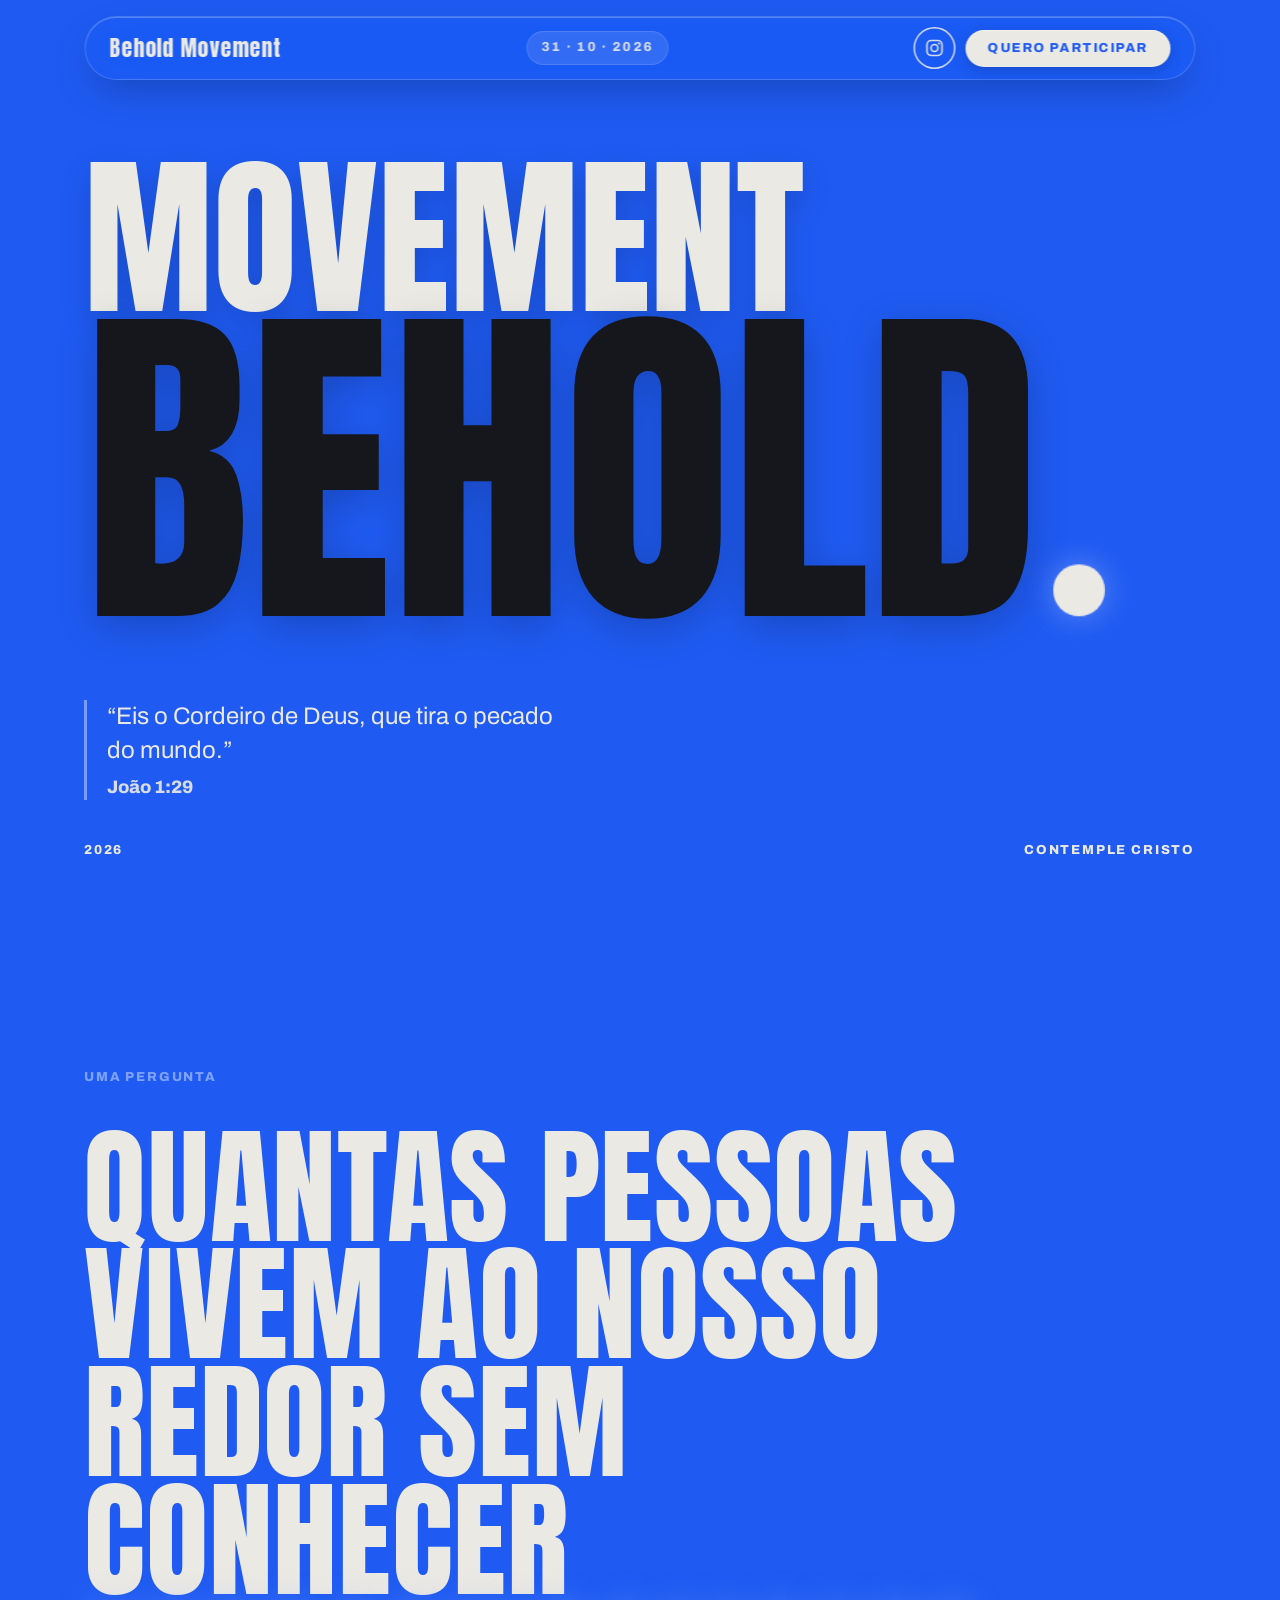
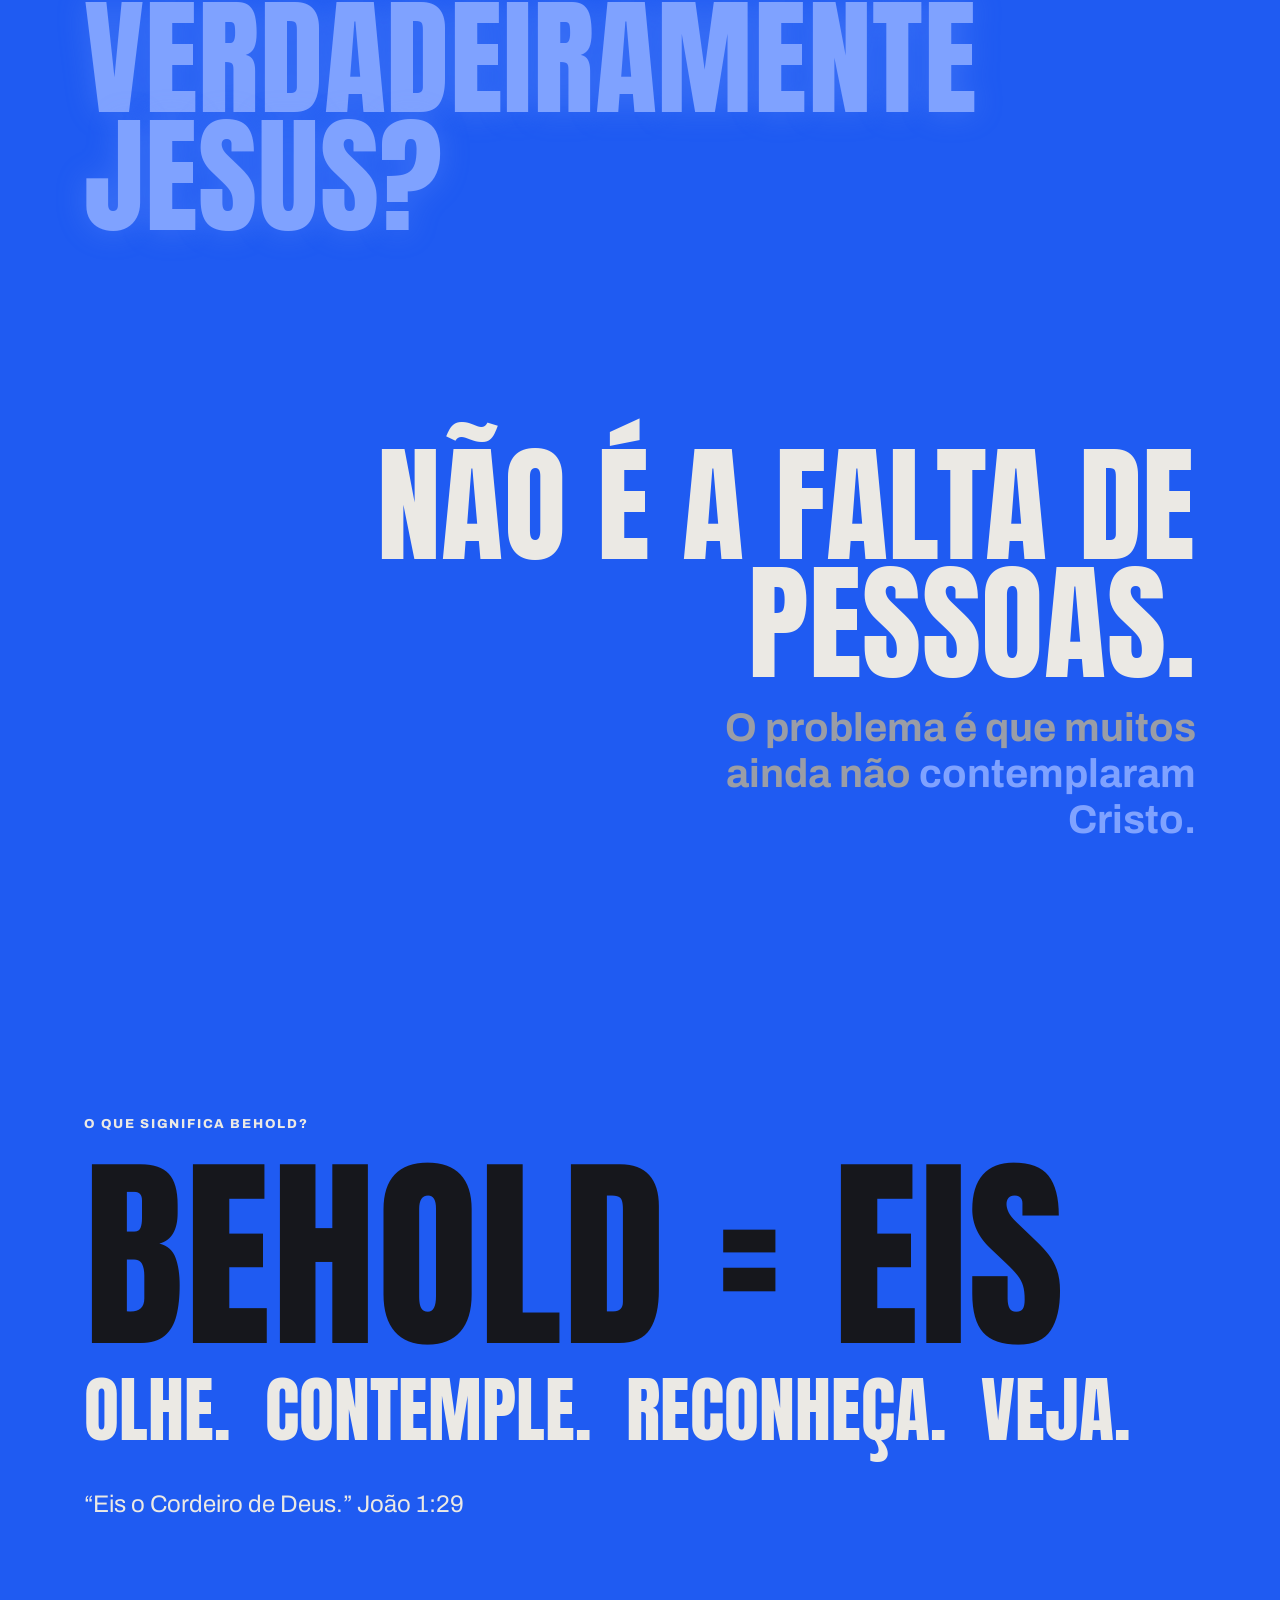
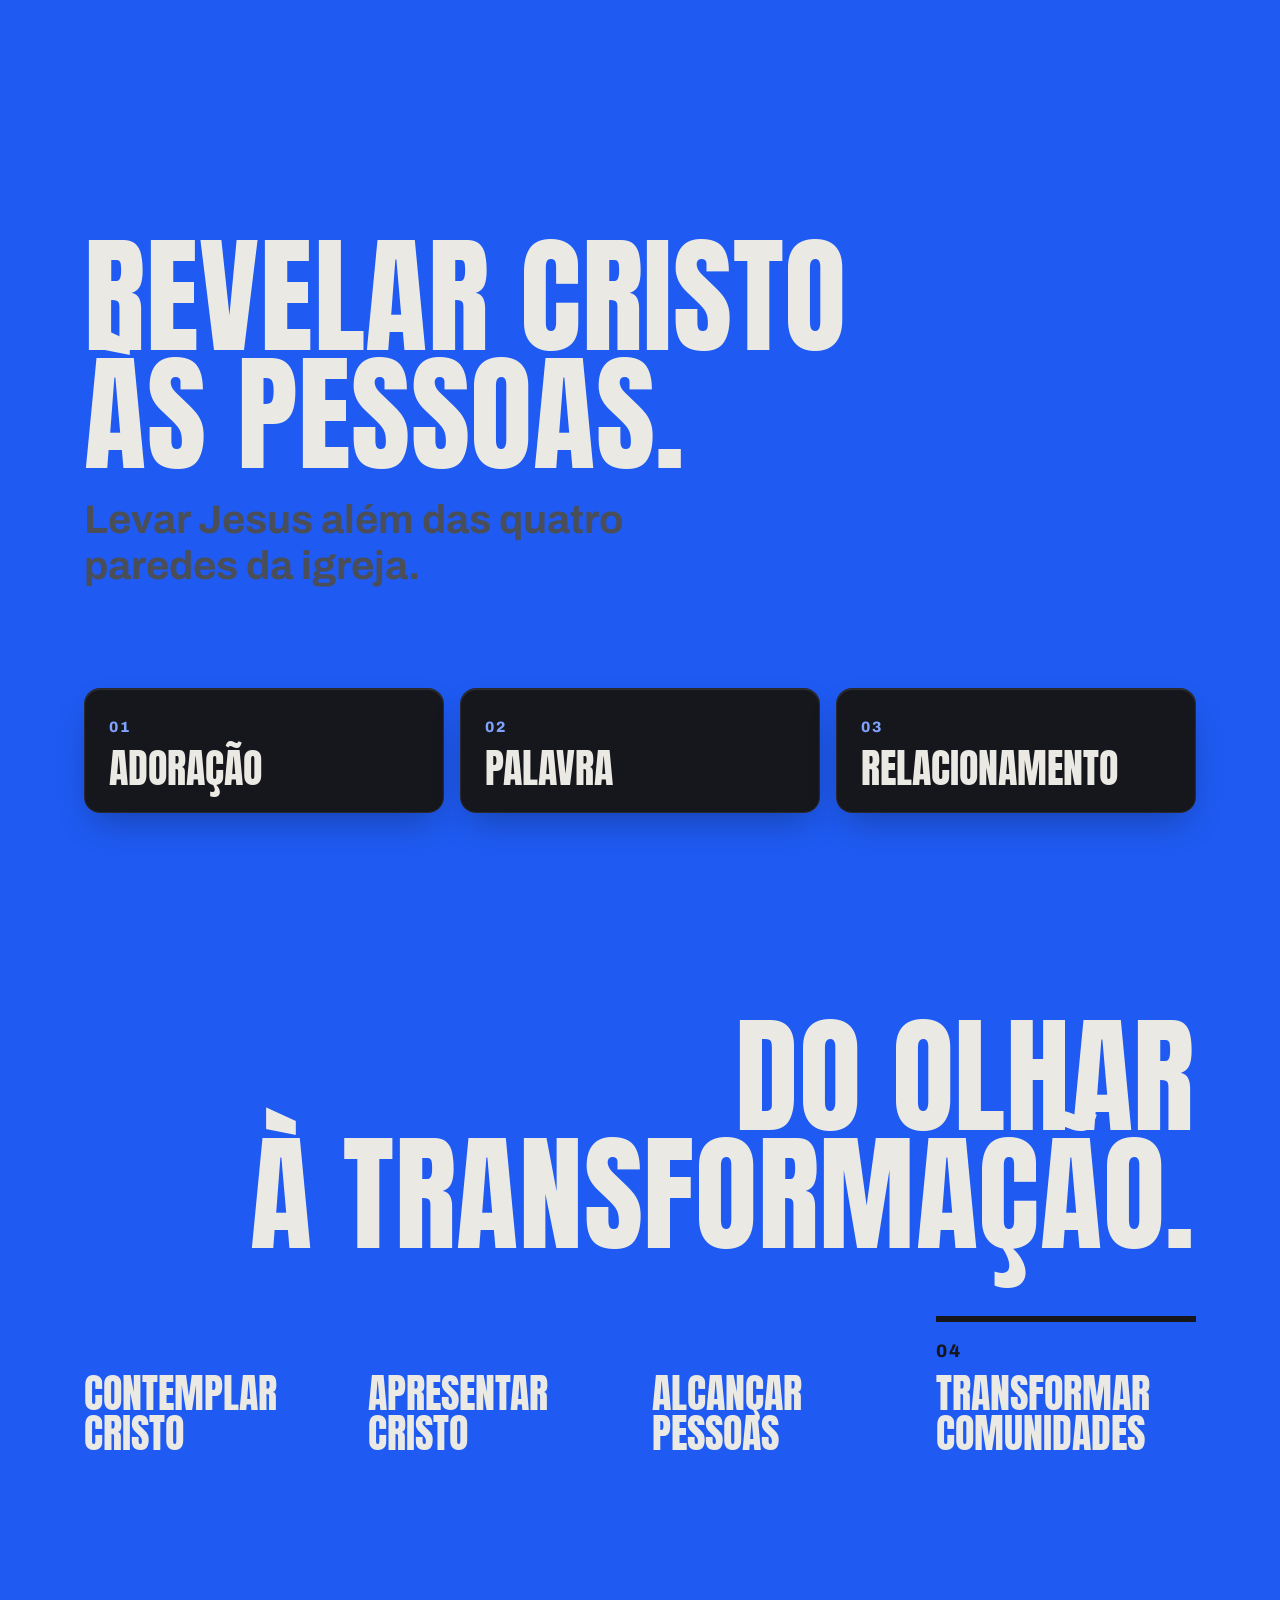
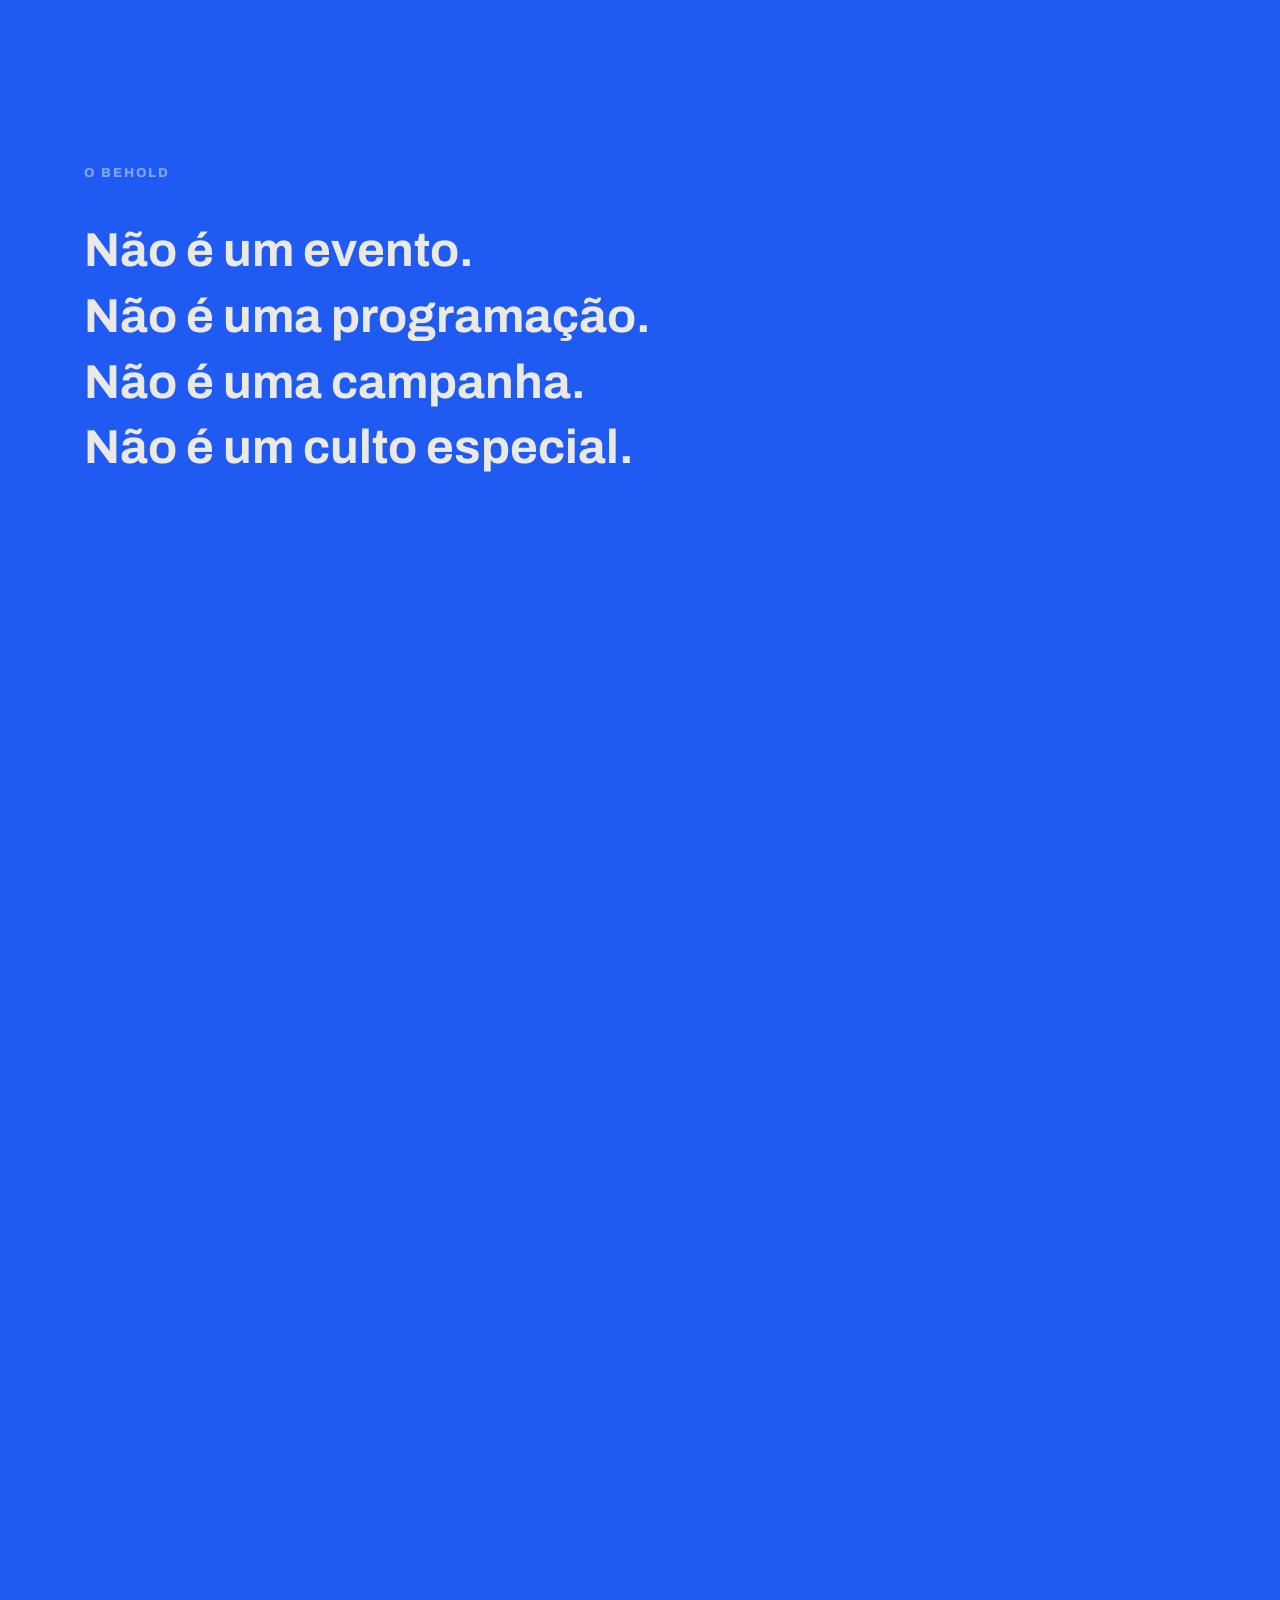
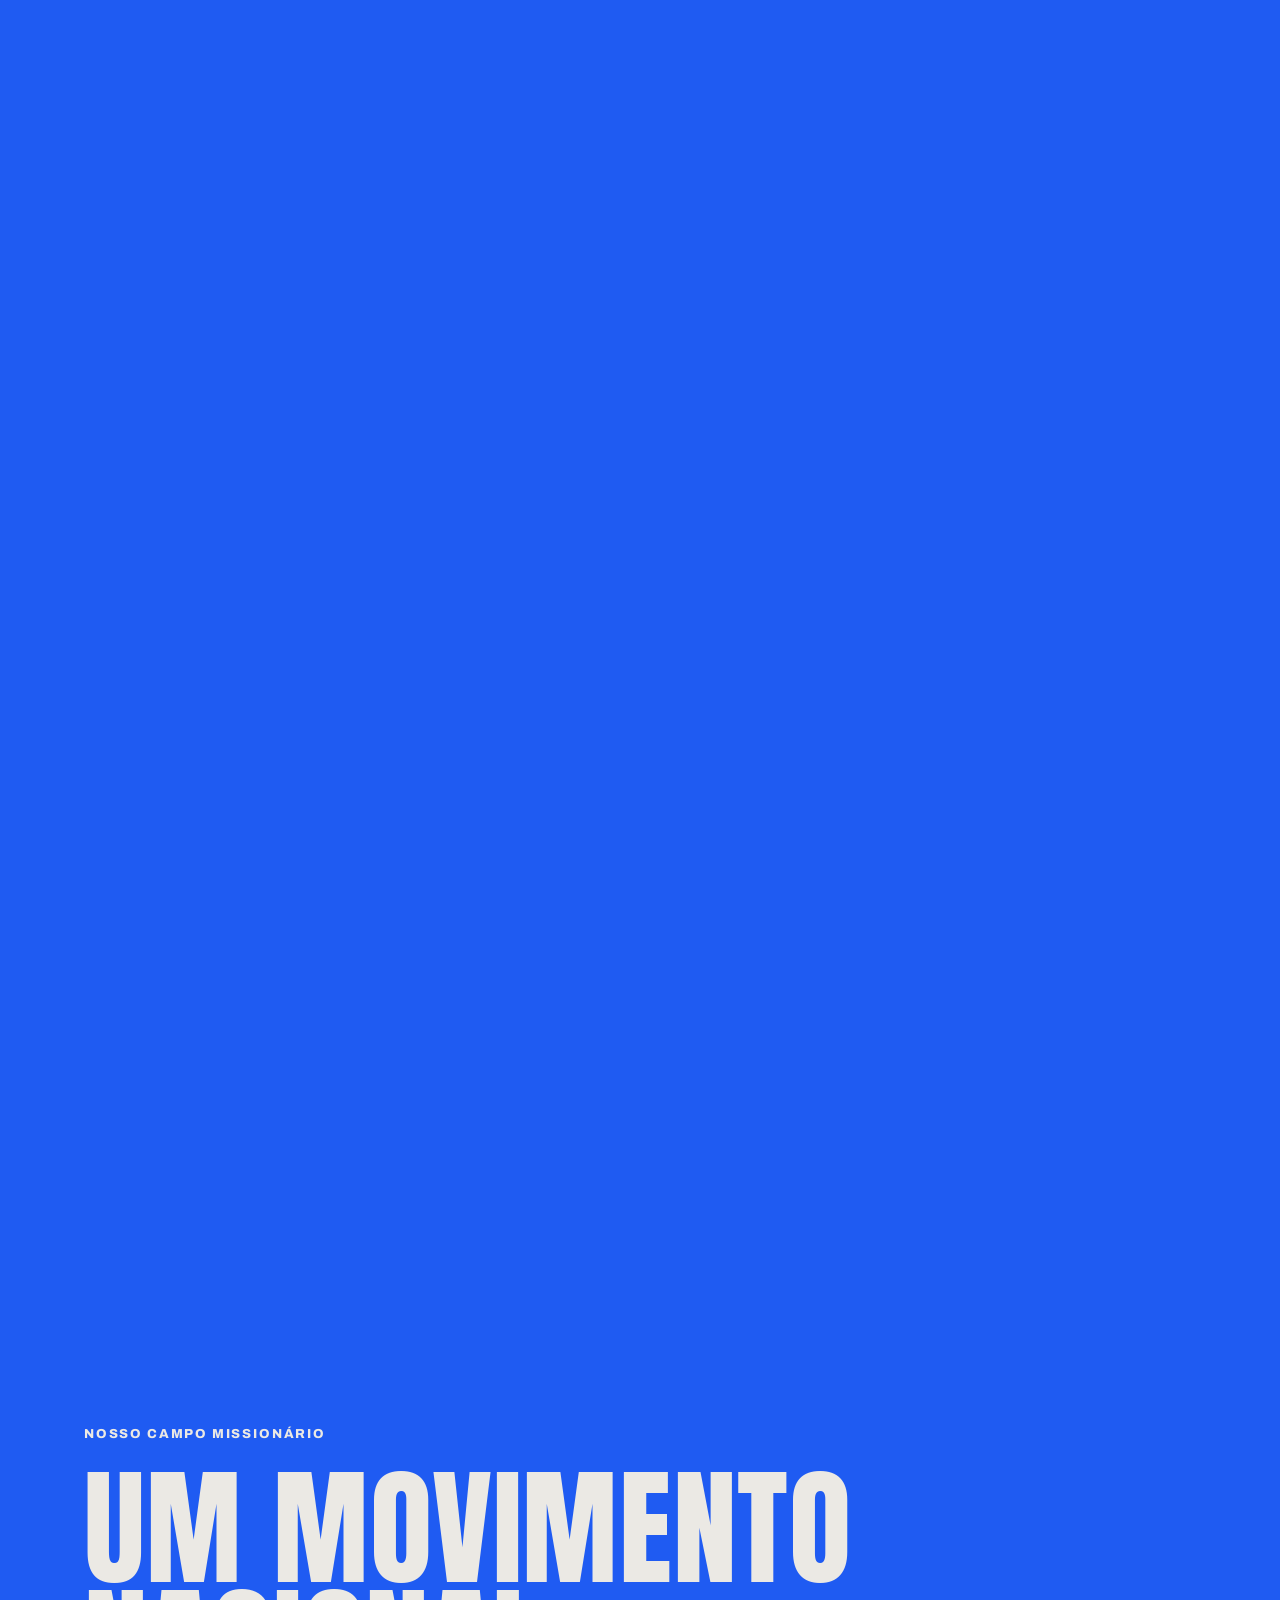
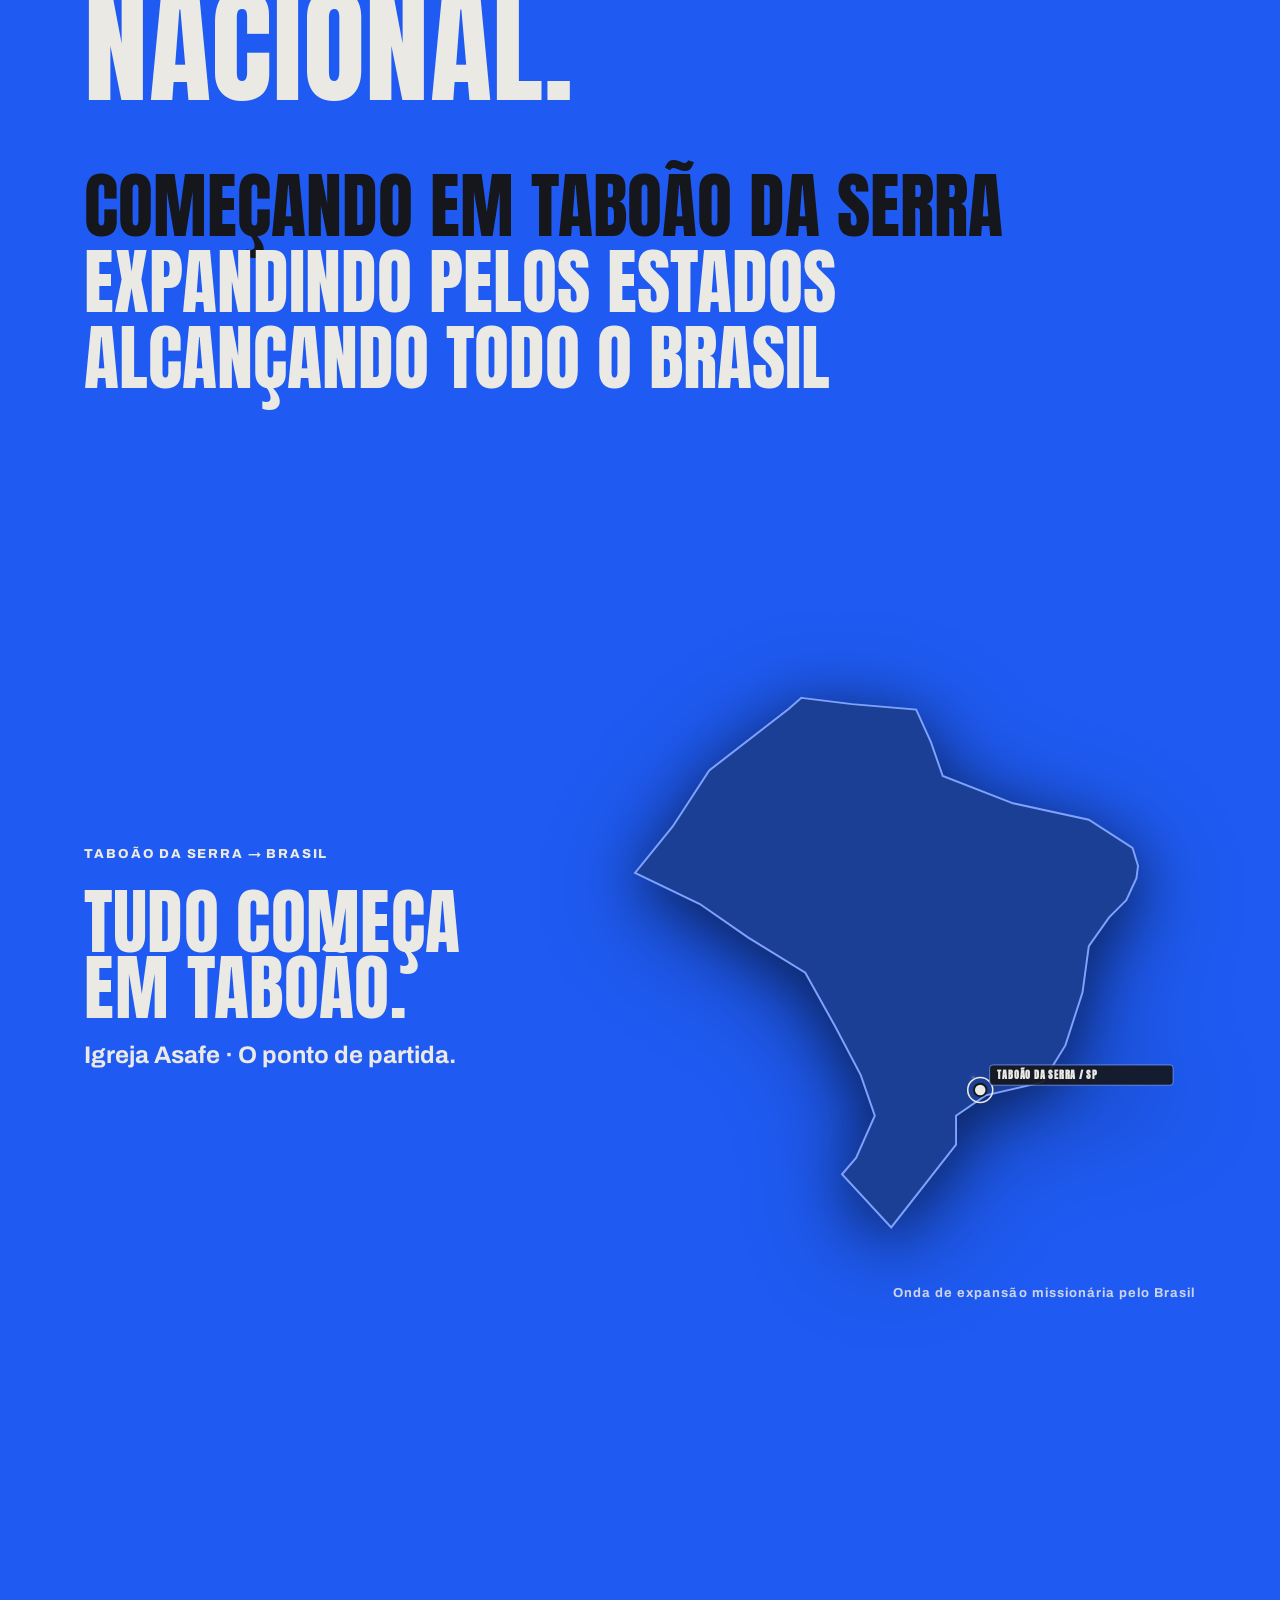
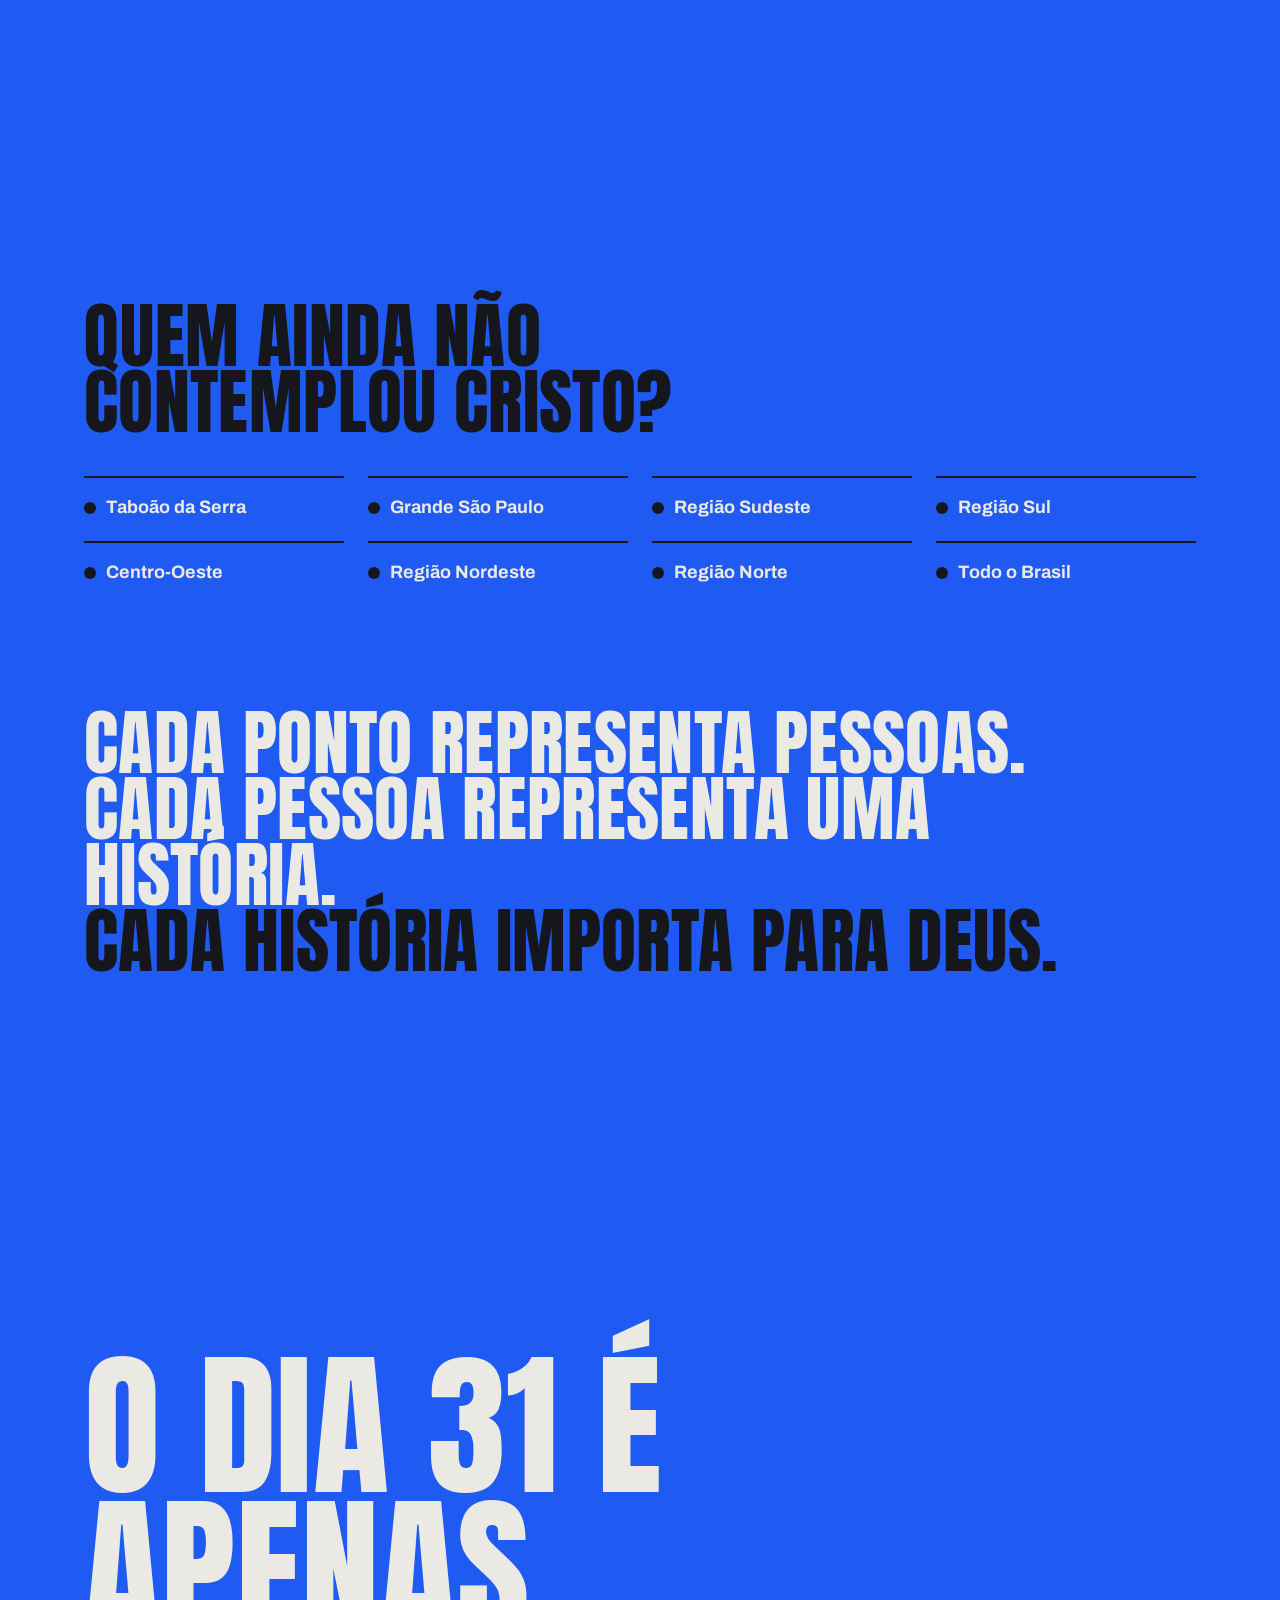
<file: site/index.html>
<!doctype html>
<html lang="pt-BR">
<head>
<meta charset="utf-8">
<meta name="viewport" content="width=device-width, initial-scale=1">
<title>Behold Movement — Contemple Cristo</title>
<meta name="description" content="Behold Movement: um movimento interdenominacional para revelar Cristo às pessoas em Taboão da Serra, Embu das Artes e Itapecerica da Serra. Dia 31 de outubro de 2026 é apenas o começo.">
<meta property="og:title" content="Behold Movement — Contemple Cristo">
<meta property="og:description" content="Não é um evento. É um movimento. Escolha sua frente e faça parte.">
<meta name="theme-color" content="#1F5BF2">
<link rel="icon" href="data:image/svg+xml,%3Csvg xmlns=%27http://www.w3.org/2000/svg%27 viewBox=%270 0 32 32%27%3E%3Crect width=%2732%27 height=%2732%27 rx=%276%27 fill=%27%231F5BF2%27/%3E%3Ccircle cx=%2716%27 cy=%2716%27 r=%276%27 fill=%27%23EBE9E4%27/%3E%3C/svg%3E">
<link rel="preconnect" href="https://fonts.googleapis.com">
<link rel="preconnect" href="https://fonts.gstatic.com" crossorigin>
<link href="https://fonts.googleapis.com/css2?family=Anton&family=Archivo:wght@400;500;700;800&display=swap" rel="stylesheet">
<link rel="stylesheet" href="sites-incriveis.css">
<script src="sites-incriveis.js" defer></script>
<style>
/* ===================== identidade ===================== */
:root {
  --azul: #1F5BF2;
  --azul-mapa: #3D72F5;
  --azul-claro: #7FA2FF;   /* só sobre preto */
  --preto: #16171C;
  --papel: #EBE9E4;
  --suave-papel: #4A4E58;
  --suave-preto: #9A9DA6;

  --fx-fundo: var(--azul);
  --fx-tinta: var(--papel);

  --display: "Anton", "Impact", "Arial Narrow", sans-serif;
  --texto: "Archivo", "Helvetica Neue", Arial, sans-serif;

  /* escala tipográfica: 15 / 18 / 24 / 40 / 72 / 128 */
  --t15: 0.9375rem;
  --t18: 1.125rem;
  --t24: clamp(1.25rem, 1.1rem + 0.6vw, 1.5rem);
  --t40: clamp(2rem, 1.4rem + 2.4vw, 2.5rem);
  --t72: clamp(2.75rem, 1.6rem + 5vw, 4.5rem);
  --t128: clamp(3.5rem, 1.5rem + 8.6vw, 8rem);

  /* espaço: 8 / 16 / 24 / 40 / 64 / 104 / 168 */
  --e1: 8px; --e2: 16px; --e3: 24px; --e4: 40px; --e5: 64px; --e6: 104px; --e7: 168px;
  --lateral: clamp(20px, 6.6vw, 96px);
  --topo: 64px;
}

*, *::before, *::after { box-sizing: border-box; }
html { -webkit-text-size-adjust: 100%; }
body {
  margin: 0;
  background: var(--fx-fundo);
  color: var(--fx-tinta);
  font-family: var(--texto);
  font-size: var(--t18);
  line-height: 1.5;
  overflow-x: hidden;
  -webkit-font-smoothing: antialiased;
}
h1, h2, h3, p, ul, ol, dl, dd { margin: 0; }
ul, ol { padding: 0; list-style: none; }
a { color: inherit; }
::selection { background: var(--preto); color: var(--papel); }

.display {
  font-family: var(--display);
  font-weight: 400;
  text-transform: uppercase;
  line-height: 0.92;
  letter-spacing: 0.005em;
}
.rotulo {
  font-family: var(--texto);
  font-weight: 800;
  font-size: 0.8125rem;
  letter-spacing: 0.14em;
  text-transform: uppercase;
}
.miolo { padding-inline: var(--lateral); }
.cena { position: relative; }
.preto-t { color: var(--preto); }
.papel-t { color: var(--papel); }
.azul-t { color: var(--azul); }
.claro-t { color: var(--azul-claro); }

/* ===================== topo fixo ===================== */
.barra {
  position: fixed;
  top: 16px; left: 50%; transform: translateX(-50%);
  z-index: 100;
  width: min(1200px, calc(100% - var(--lateral) * 2));
  height: var(--topo);
  display: flex; align-items: center; justify-content: space-between; gap: var(--e2);
  padding: 0 24px;
  border-radius: 999px;
  background: rgba(31, 91, 242, 0.82);
  backdrop-filter: blur(24px) saturate(190%);
  -webkit-backdrop-filter: blur(24px) saturate(190%);
  border: 1px solid rgba(255, 255, 255, 0.18);
  box-shadow: 0 16px 40px -10px rgba(0, 0, 0, 0.25), inset 0 1px 0 rgba(255, 255, 255, 0.25);
  transition: background 0.7s cubic-bezier(0.16, 1, 0.3, 1), color 0.7s cubic-bezier(0.16, 1, 0.3, 1), border-color 0.7s cubic-bezier(0.16, 1, 0.3, 1);
}
.barra .marca {
  font-family: var(--display);
  font-size: 1.35rem;
  letter-spacing: 0.04em;
  text-decoration: none;
  transition: transform 0.25s ease;
}
.barra .marca:hover { transform: scale(1.02); }
.barra .data {
  font-weight: 800;
  font-size: 0.8125rem;
  letter-spacing: 0.18em;
  opacity: 0.9;
  background: rgba(255, 255, 255, 0.12);
  padding: 6px 14px;
  border-radius: 999px;
  border: 1px solid rgba(255, 255, 255, 0.15);
}
.botao {
  display: inline-flex; align-items: center; gap: 10px;
  font: 800 0.8125rem/1 var(--texto); letter-spacing: 0.12em; text-transform: uppercase;
  padding: 12px 22px; border-radius: 999px; text-decoration: none; border: 0; cursor: pointer;
  background: var(--fx-tinta); color: var(--fx-fundo);
  box-shadow: inset 0 1px 0 rgba(255, 255, 255, 0.4), 0 4px 14px rgba(0, 0, 0, 0.15);
  transition: background 0.5s ease, color 0.5s ease, transform 0.35s cubic-bezier(0.16, 1, 0.3, 1), box-shadow 0.35s cubic-bezier(0.16, 1, 0.3, 1);
}
.botao:hover {
  transform: translateY(-2px) scale(1.02);
  box-shadow: inset 0 1px 0 rgba(255, 255, 255, 0.5), 0 12px 28px -4px rgba(0, 0, 0, 0.3);
}
.botao:active {
  transform: translateY(0) scale(0.98);
}
.botao:focus-visible, .campo input:focus-visible, .campo select:focus-visible, .chip:focus-visible {
  outline: 3px solid var(--azul-claro); outline-offset: 3px;
}
@media (max-width: 560px) {
  .barra { width: calc(100% - 24px); padding: 0 16px; top: 12px; }
  .barra .data { display: none; }
  .barra .botao { padding: 10px 14px; font-size: 0.75rem; }
}

/* ===================== o ponto (movimento-assinatura) ===================== */
#ponto {
  position: fixed; left: 0; top: 0; z-index: 30;
  width: 40px; height: 40px; border-radius: 50%;
  background: var(--fx-tinta);
  transform-origin: 0 0;
  pointer-events: none;
  transition: background 0.35s ease;
  will-change: transform;
  box-shadow: 0 0 24px rgba(255, 255, 255, 0.3);
}
#ponto.pulsa::after {
  content: ""; position: absolute; inset: 0; border-radius: 50%;
  border: 3px solid currentColor; color: inherit;
  animation: pulso 1.6s ease-out infinite;
}
#ponto.pulsa { color: var(--papel); }
@keyframes pulso { from { transform: scale(1); opacity: 0.9; } to { transform: scale(3.2); opacity: 0; } }
.ancora { display: inline-block; visibility: hidden; border-radius: 50%; background: var(--cor, currentColor); }
.fx-reduzido #ponto { display: none; }
.fx-reduzido .ancora { visibility: visible; }

/* ===================== 1. abertura ===================== */
.abertura {
  min-height: 100vh; min-height: 100svh;
  padding: calc(var(--topo) + var(--e5)) var(--lateral) var(--e4);
  display: grid; grid-template-rows: 1fr auto auto; gap: var(--e4);
}
.abertura h1 { align-self: center; --tam: min(27vw, 56vh); }
.abertura .l1 { display: block; font-size: calc(var(--tam) * 0.5); color: var(--papel); text-shadow: 0 10px 30px rgba(0,0,0,0.15); }
.abertura .l2 { display: block; font-size: var(--tam); color: var(--preto); margin-top: -0.02em; text-shadow: 0 10px 40px rgba(0,0,0,0.2); }
.abertura .l2 .ancora { width: 0.15em; height: 0.15em; margin-left: 0.04em; --cor: var(--papel); }
.abertura blockquote { margin: 0; font-size: var(--t24); max-width: 34ch; line-height: 1.4; border-left: 3px solid rgba(255,255,255,0.4); padding-left: 20px; }
.abertura blockquote cite { display: block; font-style: normal; font-weight: 800; margin-top: var(--e1); font-size: var(--t18); opacity: 0.9; }
.abertura .rodape-abertura { display: flex; justify-content: space-between; gap: var(--e2); }

/* ===================== 2. a pergunta ===================== */
.pergunta { padding: var(--e7) var(--lateral) var(--e6); }
.pergunta h2 { font-size: var(--t128); max-width: 15ch; min-height: 3.7em; }
.pergunta h2 .claro-t { display: block; text-shadow: 0 0 30px rgba(127, 162, 255, 0.3); }
.problema { margin-top: var(--e7); display: grid; gap: var(--e3); max-width: 1100px; margin-left: auto; text-align: right; }
.problema h3 { font-size: var(--t128); }

.problema .diag { font-size: var(--t40); font-weight: 700; line-height: 1.15; max-width: 22ch; margin-left: auto; color: var(--suave-preto); }

/* ===================== 3. o que é behold ===================== */
.eis { padding: var(--e7) var(--lateral) var(--e6); }
.eis h2 { font-size: clamp(4rem, 1rem + 15vw, 15rem); color: var(--preto); }
.eis .verbos { font-family: var(--display); font-size: var(--t72); line-height: 1; margin-top: var(--e3); text-transform: uppercase; word-spacing: 0.25em; }
.eis .ref { margin-top: var(--e4); font-size: var(--t24); }

.missao { padding: var(--e7) var(--lateral) var(--e6); }
.missao .bloco { display: grid; grid-template-columns: 1fr; gap: var(--e3); max-width: 1200px; }
.missao h2 { font-size: var(--t128); }
.missao .lead { font-size: var(--t40); font-weight: 700; line-height: 1.15; color: var(--suave-papel); max-width: 24ch; }
.pilares { margin-top: var(--e5); display: grid; grid-template-columns: repeat(3, 1fr); gap: var(--e2); }
.pilares li {
  background: var(--preto); color: var(--papel);
  border-radius: 16px; padding: var(--e3);
  border: 1px solid rgba(255, 255, 255, 0.08);
  box-shadow: inset 0 1px 1px rgba(255, 255, 255, 0.12), 0 16px 36px -10px rgba(0,0,0,0.3);
  transition: transform 0.4s cubic-bezier(0.16, 1, 0.3, 1), box-shadow 0.4s cubic-bezier(0.16, 1, 0.3, 1), border-color 0.4s ease;
}
.pilares li:hover {
  transform: translateY(-5px) scale(1.02);
  border-color: rgba(127, 162, 255, 0.3);
  box-shadow: inset 0 1px 1px rgba(255, 255, 255, 0.2), 0 24px 48px -12px rgba(0,0,0,0.45);
}
.pilares .n { font-weight: 800; font-size: var(--t15); color: var(--azul-claro); letter-spacing: 0.1em; }
.pilares .nome { font-family: var(--display); font-size: var(--t40); line-height: 1; display: block; margin-top: var(--e1); text-transform: uppercase; }
.visao { margin-top: var(--e7); }
.visao h2 { font-size: min(var(--t128), 11vw); text-align: right; }
.passos { margin-top: var(--e5); display: grid; grid-template-columns: repeat(4, 1fr); gap: var(--e3); }
.passos li {
  border-top: 6px solid var(--azul); padding-top: var(--e2);
  transition: transform 0.35s cubic-bezier(0.16, 1, 0.3, 1);
}
.passos li:hover { transform: translateY(-4px); }
.passos li:last-child { border-color: var(--preto); }
.passos .n { font-weight: 800; color: var(--azul); letter-spacing: 0.1em; }
.passos li:last-child .n { color: var(--preto); }
.passos .nome { font-family: var(--display); font-size: var(--t40); line-height: 1; display: block; margin-top: var(--e1); text-transform: uppercase; }
@media (max-width: 860px) {
  .passos { grid-template-columns: repeat(2, minmax(0, 1fr)); }
  .pilares { grid-template-columns: minmax(0, 1fr); }
  .pilares .nome { font-size: clamp(1.25rem, 0.8rem + 2.4vw, 2.5rem); overflow-wrap: anywhere; }
}

/* ---------- o PICO ---------- */
.pico .fx-palco { justify-content: flex-start; padding: calc(var(--topo) + var(--e3)) var(--lateral) var(--e4); }
.pico .conteudo { width: 100%; }
.pico .rotulo { color: var(--azul-claro); margin-bottom: var(--e4); }
.pico .negs { display: grid; gap: clamp(6px, 1.2vh, 14px); }
.pico .neg {
  --t: clamp(0, (var(--progresso, 1) - var(--a)) / (var(--b) - var(--a)), 1);
  position: relative; justify-self: start;
  font-weight: 700; font-size: clamp(1.5rem, 0.9rem + 2.6vw, 3.25rem); line-height: 1.15;
  color: var(--papel);
  opacity: calc(1 - var(--t) * 0.6);
}
.pico .neg::after {
  content: ""; position: absolute; left: -0.08em; right: -0.08em; top: 54%;
  height: 0.09em; background: var(--papel);
  transform: scaleX(var(--t)); transform-origin: left center;
}
.pico .neg:nth-child(1) { --a: 0.05; --b: 0.17; }
.pico .neg:nth-child(2) { --a: 0.19; --b: 0.31; }
.pico .neg:nth-child(3) { --a: 0.33; --b: 0.45; }
.pico .neg:nth-child(4) { --a: 0.47; --b: 0.59; }
.pico .movimento {
  --t: clamp(0, (var(--progresso, 1) - 0.62) / 0.2, 1);
  font-size: min(11.6vw, 24vh);
  color: var(--azul-claro);
  margin-top: clamp(12px, 3vh, 40px);
  opacity: var(--t);
  transform: scale(calc(0.35 + var(--t) * 0.65));
  transform-origin: left center;
  white-space: nowrap;
  text-shadow: 0 0 50px rgba(127, 162, 255, 0.4);
}
.pico .fecho {
  --t: clamp(0, (var(--progresso, 1) - 0.84) / 0.1, 1);
  opacity: var(--t);
  margin-top: var(--e3); font-size: var(--t24); font-weight: 700; color: var(--suave-preto);
}

/* ===================== 4. o campo ===================== */
.campo-intro { padding: var(--e7) var(--lateral) var(--e6); }
.campo-intro h2 { font-size: var(--t128); }
.campo-intro .cidades { margin-top: var(--e5); font-family: var(--display); font-size: var(--t72); line-height: 1.05; text-transform: uppercase; }

.mapa-cena .fx-palco { padding: calc(var(--topo) + var(--e2)) var(--lateral) var(--e3); }
.mapa-grade { width: 100%; display: grid; grid-template-columns: 5fr 7fr; align-items: center; gap: var(--e4); }
.fases { display: grid; }
.fase {
  grid-area: 1 / 1;
  --in: clamp(0, (var(--progresso, 1) - var(--a)) * 18, 1);
  --out: clamp(0, (var(--b) - var(--progresso, 1)) * 18, 1);
  opacity: min(var(--in), var(--out));
}
.fase:nth-child(1) { --a: -1; --b: 0.3; }
.fase:nth-child(2) { --a: 0.32; --b: 0.6; }
.fase:nth-child(3) { --a: 0.62; --b: 9; }
.fase h3 { font-size: var(--t72); }
.fase .apoio { margin-top: var(--e2); font-size: var(--t24); font-weight: 700; }
.fase:nth-child(2) h3 { color: var(--preto); }
.fx-reduzido .fase { grid-area: auto; opacity: 1; margin-bottom: var(--e4); }

.mapa { position: relative; width: 100%; aspect-ratio: 1 / 1; max-width: 680px; margin-inline: auto; filter: drop-shadow(0 20px 50px rgba(0,0,0,0.4)); }
.mapa svg { position: absolute; inset: 0; width: 100%; height: 100%; overflow: visible; }
.mapa text { font-family: var(--display); text-transform: uppercase; }

.mapa-cena .brasil-contorno {
  fill: #1C3F96;
  stroke: #7FA2FF;
  stroke-width: 2.5px;
  filter: drop-shadow(0 16px 36px rgba(0,0,0,0.4));
  transition: fill 0.3s ease;
}

/* Anéis da Onda de Energia que se expandem com a rolagem (Down e Up) */
.mapa-cena .anel-energia {
  transform-box: fill-box; transform-origin: center;
  --t: clamp(0, (var(--progresso, 0) - var(--delay, 0)) / var(--dur, 0.6), 1);
  transform: scale(calc(var(--t) * var(--max-s, 1.8)));
  opacity: calc(var(--t) * (1 - var(--t) * 0.45));
}
.mapa-cena .anel-1 { --delay: 0.00; --dur: 0.50; --max-s: 2.2; }
.mapa-cena .anel-2 { --delay: 0.15; --dur: 0.60; --max-s: 2.6; }
.mapa-cena .anel-3 { --delay: 0.35; --dur: 0.65; --max-s: 3.2; }

/* Pontos acendendo em sincronia com a onda no scroll */
.mapa-cena .pt {
  --raio-onda: calc(var(--progresso, 0) * 720);
  --dist-pt: var(--d-px, 999);
  --dif: calc(var(--raio-onda) - var(--dist-pt));
  --visivel: clamp(0, (var(--dif) + 30) / 40, 1);
  opacity: var(--visivel);
  transform-box: fill-box; transform-origin: center;
  transform: scale(var(--visivel));
  fill: #EBE9E4;
  filter: drop-shadow(0 0 8px #FFFFFF) drop-shadow(0 0 14px #7FA2FF);
  transition: opacity 0.12s ease-out, transform 0.12s cubic-bezier(0.16, 1, 0.3, 1);
}

.pulso-origem {
  transform-box: fill-box; transform-origin: center;
  animation: pulso-origem-anim 1.8s ease-out infinite;
}
@keyframes pulso-origem-anim {
  0% { transform: scale(1); opacity: 0.9; }
  100% { transform: scale(2.8); opacity: 0; }
}

.mapa-legenda { margin-top: var(--e1); font-size: 0.8125rem; opacity: 0.85; text-align: right; font-weight: 700; letter-spacing: 0.08em; }

@media (max-width: 860px) {
  .mapa-grade { grid-template-columns: 1fr; gap: var(--e3); }
  .mapa { max-height: 52vh; max-width: 52vh; margin-inline: auto; }
  .mapa-cena .fx-palco { align-items: flex-start; }
}

.bairros { padding: var(--e6) var(--lateral) var(--e7); }
.bairros h2 { font-size: var(--t72); color: var(--preto); max-width: 18ch; }
.lista-bairros { margin-top: var(--e4); display: grid; grid-template-columns: repeat(4, 1fr); gap: 0 var(--e3); }
.lista-bairros li {
  border-top: 2px solid var(--preto); padding: 16px 0 20px; font-weight: 700; display: flex; align-items: center; gap: 10px;
  transition: transform 0.25s ease, padding-left 0.25s ease;
}
.lista-bairros li:hover { transform: translateX(4px); }
.lista-bairros li::before { content: ""; width: 12px; height: 12px; border-radius: 50%; background: var(--preto); flex: none; }
.cada { margin-top: var(--e6); font-size: var(--t72); }
.cada span { display: block; }
@media (max-width: 860px) { .lista-bairros { grid-template-columns: 1fr 1fr; } }

/* ===================== 5. o dia 31 ===================== */
.comeco { padding: var(--e7) var(--lateral) var(--e6); }
.comeco .quando { margin-bottom: var(--e3); color: var(--azul); }
.comeco h2 { font-size: clamp(3.5rem, 1rem + 11vw, 11rem); }

.frentes .fx-palco { flex-direction: column; align-items: stretch; justify-content: center; gap: var(--e4); padding-top: calc(var(--topo) + var(--e2)); }
.frentes .cabeca { padding-inline: var(--lateral); display: flex; justify-content: space-between; align-items: flex-end; gap: var(--e3); }
.frentes .cabeca h2 { font-size: var(--t128); }
.frentes .cabeca p { max-width: 30ch; color: var(--suave-papel); font-weight: 500; }
.trilho { gap: var(--e3); padding-left: var(--lateral); width: 100%; align-items: stretch; }
.trilho .fim { flex: 0 0 var(--lateral); }
.frente {
  flex: 0 0 min(440px, 84vw);
  background: #FFFFFF; border: 1.5px solid rgba(22, 23, 28, 0.12); border-radius: 16px;
  padding: clamp(24px, 2.6vw, 36px);
  display: flex; flex-direction: column; gap: var(--e2);
  box-shadow: inset 0 1px 0 rgba(255,255,255,0.8), 0 20px 48px -12px rgba(0, 0, 0, 0.08);
  transition: transform 0.4s cubic-bezier(0.16, 1, 0.3, 1), box-shadow 0.4s cubic-bezier(0.16, 1, 0.3, 1), border-color 0.4s ease;
}
.frente:hover {
  transform: translateY(-6px) scale(1.015);
  border-color: var(--azul);
  box-shadow: inset 0 1px 0 rgba(255,255,255,1), 0 28px 60px -15px rgba(31, 91, 242, 0.18);
}
.frente .rotulo { color: var(--azul); letter-spacing: 0.14em; }
.frente h3 { font-size: clamp(1.75rem, 1rem + 3.4vw, 3.25rem); }
.frente .desc { font-size: var(--t18); color: var(--suave-papel); line-height: 1.45; }
.frente .desc.forte { color: var(--azul); font-weight: 700; }
.frente ul li, .frente ol li { border-bottom: 1.5px solid rgba(22, 23, 28, 0.08); padding: 9px 0; font-weight: 700; display: flex; gap: 12px; align-items: baseline; }
.frente ul li::before { content: "✓"; color: var(--azul); font-weight: 800; }
.frente ol .n { font-family: var(--display); color: var(--azul); font-size: 1.5rem; line-height: 1; }
.frente .hora { font-family: var(--display); font-size: 4.5rem; line-height: 0.9; color: var(--azul); }
@media (max-height: 760px) and (min-width: 861px) {
  .frente ul li, .frente ol li { padding: 6px 0; font-size: var(--t15); }
}
@media (max-width: 560px) {
  .frente { gap: 12px; }
  .frente ul li, .frente ol li { padding: 6px 0; font-size: var(--t15); }
  .frente .desc { font-size: var(--t15); }
  .frentes .cabeca p { display: none; }
}

.treino { padding: var(--e6) var(--lateral) 0; }
.treino .cartao {
  background: var(--preto); color: var(--papel); border-radius: 20px;
  padding: clamp(28px, 5vw, 68px); display: grid; gap: var(--e3);
  border: 1px solid rgba(255, 255, 255, 0.1);
  box-shadow: inset 0 1px 1px rgba(255,255,255,0.15), 0 32px 80px -20px rgba(0,0,0,0.5);
}
.treino .rotulo { color: var(--azul-claro); letter-spacing: 0.14em; }
.treino h2 { font-size: var(--t128); color: var(--azul-claro); text-shadow: 0 0 30px rgba(127, 162, 255, 0.25); }
.treino .txt { font-size: var(--t24); font-weight: 700; max-width: 40ch; line-height: 1.4; }
.aviso {
  border: 1.5px solid var(--azul-claro); border-radius: 12px; padding: var(--e2) var(--e3);
  font-weight: 700; font-size: var(--t24); display: flex; gap: var(--e2); align-items: center;
  background: rgba(127, 162, 255, 0.06); backdrop-filter: blur(10px);
}
.aviso svg { flex: none; }
.detalhes { display: grid; grid-template-columns: repeat(3, 1fr); gap: var(--e3); border-top: 1px solid #3A3C44; padding-top: var(--e3); }
.detalhes dt { font-weight: 800; font-size: 0.8125rem; letter-spacing: 0.14em; text-transform: uppercase; color: var(--suave-preto); }
.detalhes dd { margin-top: 4px; font-weight: 700; font-size: var(--t24); }
.detalhes dd.vazio { color: var(--suave-preto); font-weight: 500; }
@media (max-width: 700px) { .detalhes { grid-template-columns: 1fr; } }

.dia { padding: var(--e7) var(--lateral) var(--e7); }
.dia .rotulo { color: var(--azul); }
.dia h2 { font-size: var(--t128); margin-top: var(--e1); }
.agenda { margin-top: var(--e4); border-top: 1.5px solid var(--preto); }
.agenda li {
  display: grid; grid-template-columns: minmax(150px, 2fr) 5fr; gap: var(--e3); align-items: baseline;
  padding: var(--e2) 0; border-bottom: 1.5px solid var(--preto);
  transition: transform 0.25s ease, padding-left 0.25s ease;
}
.agenda li:hover { transform: translateX(6px); }
.agenda .h { font-family: var(--display); font-size: var(--t40); color: var(--azul); line-height: 1; font-variant-numeric: tabular-nums; }
.agenda .o { font-weight: 700; font-size: var(--t24); }
.agenda li.final { background: var(--preto); color: var(--papel); padding: var(--e2) var(--e3); border-radius: 12px; border: 0; margin-top: var(--e2); box-shadow: 0 16px 36px -10px rgba(0,0,0,0.3); }
.agenda li.final:hover { transform: translateY(-2px); }
.agenda li.final .h { color: var(--azul-claro); }
@media (max-width: 560px) { .agenda li { grid-template-columns: 1fr; gap: 4px; } }

/* ===================== 6. o chamado ===================== */
.chamado { padding: var(--e7) var(--lateral) var(--e6); }
.chamado h2 { font-size: var(--t128); max-width: 14ch; }
.imagine { margin-top: var(--e5); }
.imagine .rotulo { color: var(--azul-claro); }
.imagine ul { margin-top: var(--e3); display: grid; gap: var(--e2); }
.imagine li { border-left: 4px solid var(--azul); padding-left: var(--e3); font-size: var(--t40); font-weight: 700; line-height: 1.15; }

.sonho { margin-top: var(--e7); max-width: 1200px; }
.sonho .rotulo { color: var(--azul-claro); }
.sonho s { display: inline-block; margin-top: var(--e3); font-size: var(--t40); font-weight: 700; color: var(--suave-preto); text-decoration-thickness: 0.08em; }
.sonho h3 { font-size: var(--t128); margin-top: var(--e2); }
.sonho .conhecido { font-family: var(--display); font-size: var(--t72); color: var(--azul-claro); text-transform: uppercase; line-height: 1; margin-top: var(--e3); text-shadow: 0 0 35px rgba(127, 162, 255, 0.3); }

.um { margin-top: var(--e7); text-align: right; }
.um .rotulo { color: var(--azul-claro); }
.um h3 { margin-top: var(--e3); font-size: var(--t128); }
.um h3 span { display: block; }
.um h3 span:first-child { color: var(--azul-claro); }

.ide { padding: var(--e7) var(--lateral); min-height: 100vh; min-height: 100svh; display: grid; align-content: center; }
.ide .rotulo { color: var(--azul-claro); }
.ide blockquote { margin: var(--e3) 0 0; }
.ide blockquote p { font-size: clamp(3rem, 0.8rem + 8vw, 9.5rem); }
.ide cite { display: block; margin-top: var(--e3); font-style: normal; font-weight: 800; letter-spacing: 0.14em; color: var(--azul-claro); }

/* ===================== 7. inscrição ===================== */
.participar { padding: var(--e7) var(--lateral) var(--e6); }
.participar .rotulo { color: var(--azul); }
.participar h2 { font-size: var(--t128); margin-top: var(--e1); }
.chips { margin-top: var(--e4); display: grid; grid-template-columns: repeat(3, 1fr); gap: var(--e2); }
.chip {
  text-align: left; cursor: pointer; font: inherit; color: var(--preto);
  background: rgba(22, 23, 28, 0.03); border: 2px solid var(--preto); border-radius: 14px;
  padding: var(--e2) var(--e3) var(--e3); min-height: 120px;
  display: flex; flex-direction: column; gap: var(--e1);
  transition: transform 0.35s cubic-bezier(0.16, 1, 0.3, 1), background 0.25s ease, color 0.25s ease, box-shadow 0.35s cubic-bezier(0.16, 1, 0.3, 1);
}
.chip .n { font-weight: 800; color: var(--azul); font-size: var(--t15); letter-spacing: 0.1em; }
.chip .nome { font-family: var(--display); font-size: clamp(1.35rem, 0.9rem + 2vw, 2.5rem); overflow-wrap: anywhere; line-height: 0.95; text-transform: uppercase; }
.chip:hover, .chip[aria-pressed="true"] {
  background: var(--preto); color: var(--papel);
  transform: translateY(-4px);
  box-shadow: 0 16px 36px -10px rgba(0,0,0,0.35);
}
.chip:hover .n, .chip[aria-pressed="true"] .n { color: var(--azul-claro); }
.chip.cta { background: var(--azul); border-color: var(--azul); color: var(--papel); text-decoration: none; box-shadow: 0 12px 32px -8px rgba(31, 91, 242, 0.4); }
.chip.cta:hover { transform: translateY(-4px) scale(1.02); box-shadow: 0 20px 44px -10px rgba(31, 91, 242, 0.55); }
.chip.cta .n { color: var(--papel); opacity: 0.9; }
@media (max-width: 860px) { .chips { grid-template-columns: repeat(2, minmax(0, 1fr)); } .chip { min-height: 96px; padding: var(--e2); } }
@media (max-width: 480px) { .chip .nome { font-size: 1.25rem; overflow-wrap: normal; } }

/* ===================== Quadro de Inscrição Dark ===================== */
.inscricao-secao {
  padding: var(--e5) clamp(8px, 1.2vw, 24px) var(--e6);
  background: var(--papel);
}

.quadro-form-dark {
  background: linear-gradient(150deg, #1A1B22 0%, #111216 100%);
  color: #EBE9E4;
  border-radius: 20px;
  padding: clamp(28px, 4vw, 56px);
  width: 100%;
  max-width: 100%;
  margin-inline: auto;
  box-shadow: inset 0 1px 1px rgba(255, 255, 255, 0.15), 0 40px 100px -20px rgba(22, 23, 28, 0.55);
  border: 1px solid rgba(255, 255, 255, 0.1);
}

.quadro-form-dark .cabecalho-form {
  margin-bottom: 24px;
}
.quadro-form-dark .rotulo-tag {
  font-weight: 800;
  font-size: 0.8125rem;
  letter-spacing: 0.18em;
  text-transform: uppercase;
  color: var(--azul-claro);
}
.quadro-form-dark h2 {
  font-family: var(--display);
  font-size: clamp(1.85rem, 1rem + 3.2vw, 3.25rem);
  line-height: 0.95;
  text-transform: uppercase;
  margin-top: 6px;
  color: #EBE9E4;
  text-shadow: 0 4px 20px rgba(0,0,0,0.3);
}
.quadro-form-dark .sub {
  font-size: var(--t18);
  color: var(--suave-preto);
  margin-top: 8px;
  max-width: 60ch;
  line-height: 1.45;
}

.form-grid-dark {
  display: grid;
  gap: 18px;
  width: 100%;
}

.form-linha {
  display: grid;
  grid-template-columns: 1fr 1fr;
  gap: 18px 28px;
}
.form-linha.unica {
  grid-template-columns: 1fr;
}

.divisao-secao {
  border-top: 1px solid rgba(255, 255, 255, 0.1);
  padding-top: 18px;
  margin-top: 10px;
}
.subtitulo-form {
  font-weight: 800;
  font-size: 0.8125rem;
  letter-spacing: 0.18em;
  text-transform: uppercase;
  color: var(--azul-claro);
  margin-bottom: 12px;
}

.campo-dark {
  display: flex;
  flex-direction: column;
  gap: 6px;
  position: relative;
}
.campo-dark label {
  font-weight: 800;
  font-size: 0.75rem;
  letter-spacing: 0.14em;
  text-transform: uppercase;
  color: var(--suave-preto);
}
.campo-dark input,
.campo-dark select {
  font-family: var(--texto);
  font-size: 0.95rem;
  font-weight: 500;
  color: #EBE9E4;
  background: rgba(255, 255, 255, 0.04);
  border: 1px solid rgba(255, 255, 255, 0.12);
  border-radius: 10px;
  padding: 12px 16px;
  width: 100%;
  outline: none;
  transition: border-color 0.25s cubic-bezier(0.16, 1, 0.3, 1), background 0.25s cubic-bezier(0.16, 1, 0.3, 1), box-shadow 0.25s cubic-bezier(0.16, 1, 0.3, 1);
}
.campo-dark input::placeholder {
  color: #6C707C;
}
.campo-dark select {
  cursor: pointer;
  background-image: url("data:image/svg+xml,%3Csvg xmlns='http://www.w3.org/2000/svg' width='12' height='8' viewBox='0 0 12 8'%3E%3Cpath d='M1 1l5 5 5-5' stroke='%237FA2FF' stroke-width='2' fill='none'/%3E%3C/svg%3E");
  background-repeat: no-repeat;
  background-position: right 14px center;
  padding-right: 36px;
  -webkit-appearance: none;
  appearance: none;
}
.campo-dark select option {
  background: #16171C;
  color: #EBE9E4;
}
.campo-dark input:hover,
.campo-dark select:hover {
  border-color: rgba(255, 255, 255, 0.25);
  background: rgba(255, 255, 255, 0.06);
}
.campo-dark input:focus,
.campo-dark select:focus {
  border-color: var(--azul-claro);
  background: rgba(255, 255, 255, 0.08);
  box-shadow: 0 0 0 4px rgba(127, 162, 255, 0.2), inset 0 1px 2px rgba(0,0,0,0.2);
}
.campo-dark input[aria-invalid="true"],
.campo-dark select[aria-invalid="true"] {
  border-color: #FF5A50;
  box-shadow: 0 0 0 4px rgba(255, 90, 80, 0.2);
}
.campo-dark .erro {
  color: #FF5A50;
  font-size: 0.8125rem;
  font-weight: 700;
  min-height: 18px;
  margin-top: 2px;
}
.cep-status-msg {
  font-size: 0.8125rem;
  font-weight: 700;
  color: var(--azul-claro);
  margin-top: 4px;
}
.cep-status-msg.erro-cep {
  color: #FF5A50;
}

.lgpd-box {
  display: flex;
  align-items: flex-start;
  gap: 12px;
  margin-top: var(--e2);
  font-size: 0.875rem;
  color: var(--suave-preto);
  cursor: pointer;
}
.lgpd-box input[type="checkbox"] {
  width: 20px;
  height: 20px;
  accent-color: var(--azul);
  margin-top: 2px;
  cursor: pointer;
  border-radius: 4px;
}

.botao-submit-dark {
  display: inline-flex;
  align-items: center;
  justify-content: center;
  font-family: var(--display);
  font-size: 1.25rem;
  letter-spacing: 0.12em;
  text-transform: uppercase;
  padding: 18px 44px;
  border-radius: 999px;
  background: var(--azul);
  color: #EBE9E4;
  border: none;
  cursor: pointer;
  justify-self: start;
  margin-top: var(--e3);
  box-shadow: inset 0 1px 0 rgba(255,255,255,0.3), 0 16px 36px -8px rgba(31, 91, 242, 0.5);
  transition: background 0.35s ease, transform 0.35s cubic-bezier(0.16, 1, 0.3, 1), box-shadow 0.35s cubic-bezier(0.16, 1, 0.3, 1);
}
.botao-submit-dark:hover {
  background: #3D72F5;
  transform: translateY(-3px) scale(1.02);
  box-shadow: inset 0 1px 0 rgba(255,255,255,0.4), 0 24px 48px -10px rgba(31, 91, 242, 0.65);
}
.botao-submit-dark:active {
  transform: translateY(0) scale(0.98);
}
.botao-submit-dark[disabled] {
  opacity: 0.6;
  cursor: progress;
}

@media (max-width: 768px) {
  .form-linha {
    grid-template-columns: 1fr;
    gap: 16px;
  }
}

/* ===================== instagram ===================== */
.barra .direita { display: flex; align-items: center; gap: 10px; }
.barra .ig-topo {
  width: 42px; height: 42px; border-radius: 50%; display: grid; place-items: center;
  color: inherit; text-decoration: none;
  box-shadow: inset 0 0 0 1.5px currentColor; opacity: 0.92;
  transition: transform 0.25s ease, opacity 0.25s ease;
}
.barra .ig-topo:hover { transform: scale(1.06); opacity: 1; }
.barra .ig-topo:focus-visible, .ig-faixa a:focus-visible { outline: 3px solid var(--azul-claro); outline-offset: 3px; }
.barra .marca { white-space: nowrap; }
@media (max-width: 560px) {
  .barra .marca { font-size: 1.1rem; }
  .barra .direita { gap: 8px; }
  .barra .ig-topo { width: 36px; height: 36px; }
  .barra .direita .botao { white-space: nowrap; padding: 10px 12px; font-size: 0.6875rem; letter-spacing: 0.08em; }
}

.ig-faixa { padding: var(--e7) var(--lateral); display: grid; gap: var(--e3); }
.ig-faixa .rotulo { color: var(--azul-claro); }
.ig-faixa a.arroba {
  display: inline-flex; align-items: center; gap: 0.12em; justify-self: start;
  font-family: var(--display); text-transform: lowercase; line-height: 0.95;
  font-size: clamp(3rem, 0.6rem + 11vw, 11rem);
  color: var(--papel); text-decoration: none;
  transition: color 0.25s ease;
}
.ig-faixa a.arroba:hover { color: var(--azul-claro); }
.ig-faixa a.arroba .seta { font-size: 0.5em; transition: transform 0.3s cubic-bezier(0.16, 1, 0.3, 1); }
.ig-faixa a.arroba:hover .seta { transform: translate(0.08em, -0.08em); }
.ig-faixa .txt { font-size: var(--t24); font-weight: 700; max-width: 34ch; color: var(--suave-preto); }
.ig-faixa .botao { justify-self: start; background: var(--papel); color: var(--preto); }
.estado .ig-link { color: inherit; font-weight: 800; }

/* ===================== fechamento ===================== */
.fecho-final { padding: var(--e7) var(--lateral) var(--e4); min-height: 100vh; min-height: 100svh; display: grid; grid-template-rows: 1fr auto; gap: var(--e6); }
.fecho-final .marca-final { font-size: clamp(4rem, 1rem + 14vw, 14rem); color: var(--papel); text-shadow: 0 10px 40px rgba(0,0,0,0.2); }
.fecho-final .frase { margin-top: var(--e4); font-size: var(--t72); }
.fecho-final .frase span { display: block; }
.fecho-final .frase .preto-t { color: var(--preto); }
.fecho-final .acoes { margin-top: var(--e5); display: flex; flex-wrap: wrap; gap: var(--e2); }
.fecho-final .botao.claro { background: var(--papel); color: var(--azul); }
.fecho-final .botao.contorno { background: transparent; color: var(--papel); box-shadow: inset 0 0 0 2px var(--papel); }
.fecho-final footer { display: flex; justify-content: space-between; gap: var(--e2); flex-wrap: wrap; border-top: 1.5px solid rgba(235, 233, 228, 0.4); padding-top: var(--e3); font-weight: 800; font-size: 0.8125rem; letter-spacing: 0.14em; text-transform: uppercase; }

/* Celular: "VERDADEIRAMENTE" não cabia na largura da tela no tamanho padrão dos títulos. */
.cena.pergunta h2.display { font-size: min(var(--t128), 11.5vw); }
/* Textos que entram deslizando de lado ficam fora da tela antes de aparecer;
   o recorte evita que eles alarguem a página (rolagem lateral no celular). */
.cena { overflow-x: clip; }
</style>
</head>
<body>

<header class="barra">
  <a class="marca" href="#topo">Behold Movement</a>
  <span class="data">31 · 10 · 2026</span>
  <div class="direita">
    <a class="ig-topo js-instagram" href="https://www.instagram.com/beholdmvmt" target="_blank" rel="noopener" aria-label="Instagram do Behold Movement (@beholdmvmt)"><svg class="ig-icone" width="20" height="20" viewBox="0 0 24 24" aria-hidden="true"><rect x="3" y="3" width="18" height="18" rx="5" fill="none" stroke="currentColor" stroke-width="2"/><circle cx="12" cy="12" r="4.2" fill="none" stroke="currentColor" stroke-width="2"/><circle cx="17.4" cy="6.6" r="1.3" fill="currentColor"/></svg></a>
    <a class="botao" href="#inscricao">Quero participar</a>
  </div>
</header>

<div id="ponto" aria-hidden="true"></div>

<main id="topo">

  <!-- ============ 1. ABERTURA ============ -->
  <section class="cena abertura" data-fx-fundo="#1F5BF2" data-fx-tinta="#EBE9E4">
    <h1 class="display" aria-label="Behold Movement">
      <span class="l1" data-fx="subir" data-fx-duracao="1100">Movement</span>
      <span class="l2" data-fx="subir" data-fx-atraso="220" data-fx-duracao="1200">Behold<span class="ancora" data-ancora aria-hidden="true"></span></span>
    </h1>
    <blockquote data-fx="surgir" data-fx-atraso="700">
      “Eis o Cordeiro de Deus, que tira o pecado do mundo.”
      <cite>João 1:29</cite>
    </blockquote>
    <div class="rodape-abertura rotulo" data-fx="surgir" data-fx-atraso="900">
      <span>2026</span><span>Contemple Cristo</span>
    </div>
  </section>

  <!-- ============ 2. A PERGUNTA ============ -->
  <section class="cena pergunta" data-fx-fundo="#16171C" data-fx-tinta="#EBE9E4">
    <p class="rotulo claro-t" data-fx="surgir">Uma pergunta</p>
    <h2 class="display" style="margin-top: var(--e4)">
      <span data-fx="digitar" data-fx-duracao="2600">Quantas pessoas vivem ao nosso redor sem conhecer</span>
      <span class="claro-t" data-fx="surgir" data-fx-atraso="2700" data-fx-duracao="1400">verdadeiramente Jesus?</span>
    </h2>

    <div class="problema">
      <p class="rotulo claro-t" data-fx="surgir">O problema</p>
      <h3 class="display" data-fx="subir">Não é a falta de pessoas.</h3>
      <p class="diag" data-fx="subir" data-fx-atraso="250">O problema é que muitos ainda não <span class="claro-t">contemplaram Cristo.</span></p>
    </div>
  </section>

  <!-- ============ 3. O QUE É BEHOLD ============ -->
  <section class="cena eis" data-fx-fundo="#1F5BF2" data-fx-tinta="#EBE9E4">
    <p class="rotulo" data-fx="surgir">O que significa Behold?</p>
    <h2 class="display" data-fx="subir" style="margin-top: var(--e3)">Behold = Eis</h2>
    <p class="verbos" data-fx="palavras" data-fx-duracao="1400">Olhe. Contemple. Reconheça. Veja.</p>
    <p class="ref" data-fx="surgir" data-fx-atraso="600">“Eis o Cordeiro de Deus.” João 1:29</p>
  </section>

  <section class="cena missao" data-fx-fundo="#EBE9E4" data-fx-tinta="#16171C">
    <div class="bloco">
      <p class="rotulo azul-t" data-fx="surgir">Nossa missão</p>
      <h2 class="display" data-fx="subir">Revelar Cristo<br>às pessoas.</h2>
      <p class="lead" data-fx="subir" data-fx-atraso="200">Levar Jesus além das quatro paredes da igreja.</p>
    </div>
    <p class="rotulo azul-t" style="margin-top: var(--e5)" data-fx="surgir">Através de</p>
    <ul class="pilares" style="margin-top: var(--e2)">
      <li data-fx="subir"><span class="n">01</span><span class="nome">Adoração</span></li>
      <li data-fx="subir" data-fx-atraso="120"><span class="n">02</span><span class="nome">Palavra</span></li>
      <li data-fx="subir" data-fx-atraso="240"><span class="n">03</span><span class="nome">Relacionamento</span></li>
    </ul>

    <div class="visao">
      <p class="rotulo azul-t" style="text-align:right" data-fx="surgir">Nossa visão</p>
      <h2 class="display" data-fx="direita" style="margin-top: var(--e2)">Do olhar<br>à transformação.</h2>
      <ol class="passos">
        <li data-fx="esquerda"><span class="n">01</span><span class="nome">Contemplar<br>Cristo</span></li>
        <li data-fx="esquerda" data-fx-atraso="140"><span class="n">02</span><span class="nome">Apresentar<br>Cristo</span></li>
        <li data-fx="esquerda" data-fx-atraso="280"><span class="n">03</span><span class="nome">Alcançar<br>pessoas</span></li>
        <li data-fx="esquerda" data-fx-atraso="420"><span class="n">04</span><span class="nome">Transformar<br>comunidades</span></li>
      </ol>
    </div>
  </section>

  <!-- ---------- O PICO: a rolagem risca ---------- -->
  <section class="cena pico" data-fx-fixa data-fx-altura="5" data-fx-fundo="#16171C" data-fx-tinta="#EBE9E4" aria-label="O Behold não é um evento, é um movimento">
    <div class="fx-palco">
      <div class="conteudo">
        <p class="rotulo">O Behold</p>
        <ul class="negs">
          <li class="neg">Não é um evento.</li>
          <li class="neg">Não é uma programação.</li>
          <li class="neg">Não é uma campanha.</li>
          <li class="neg">Não é um culto especial.</li>
        </ul>
        <p class="display movimento">É um movimento.</p>
        <p class="fecho">E um movimento precisa de gente.</p>
      </div>
    </div>
  </section>

  <!-- ============ 4. O CAMPO ============ -->
  <section class="cena campo-intro" data-fx-fundo="#1F5BF2" data-fx-tinta="#EBE9E4">
    <p class="rotulo" data-fx="surgir">Nosso campo missionário</p>
    <h2 class="display" data-fx="subir" style="margin-top: var(--e3)">Um movimento<br>nacional.</h2>
    <ul class="cidades">
      <li class="preto-t" data-fx="esquerda">Começando em Taboão da Serra</li>
      <li data-fx="esquerda" data-fx-atraso="150">Expandindo pelos Estados</li>
      <li data-fx="esquerda" data-fx-atraso="300">Alcançando todo o Brasil</li>
    </ul>
  </section>

  <section class="cena mapa-cena" data-fx-fixa data-fx-altura="5" data-fx-fundo="#1F5BF2" data-fx-tinta="#EBE9E4">
    <div class="fx-palco">
      <div class="mapa-grade">
        <div>
          <p class="rotulo" style="margin-bottom: var(--e3)">Taboão da Serra → Brasil</p>
          <div class="fases">
            <div class="fase">
              <h3 class="display">Tudo começa em Taboão.</h3>
              <p class="apoio">Igreja Asafe · O ponto de partida.</p>
            </div>
            <div class="fase">
              <h3 class="display">Uma onda que se espalha.</h3>
              <p class="apoio">De Taboão da Serra para o Estado e regiões vizinhas.</p>
            </div>
            <div class="fase">
              <h3 class="display">Um movimento nacional.</h3>
              <p class="apoio">Alcançando vidas por todo o Brasil. Cada ponto representa pessoas.</p>
            </div>
          </div>
        </div>
        <div>
          <div class="mapa" id="mapa-grande" role="img" aria-label="Mapa interativo do Brasil mostrando a expansão nacional a partir de Taboão da Serra">
            <span class="ancora" data-ancora data-cor="#EBE9E4" style="left:65.8%; top:70.6%; width:22px; height:22px; --cor: var(--papel)" aria-hidden="true"></span>
          </div>
          <p class="mapa-legenda">Onda de expansão missionária pelo Brasil</p>
        </div>
      </div>
    </div>
  </section>

  <section class="cena bairros" data-fx-fundo="#1F5BF2" data-fx-tinta="#EBE9E4">
    <h2 class="display" data-fx="subir">Quem ainda não contemplou Cristo?</h2>
    <ul class="lista-bairros">
      <li data-fx="surgir">Taboão da Serra</li>
      <li data-fx="surgir" data-fx-atraso="80">Grande São Paulo</li>
      <li data-fx="surgir" data-fx-atraso="160">Região Sudeste</li>
      <li data-fx="surgir" data-fx-atraso="240">Região Sul</li>
      <li data-fx="surgir" data-fx-atraso="320">Centro-Oeste</li>
      <li data-fx="surgir" data-fx-atraso="400">Região Nordeste</li>
      <li data-fx="surgir" data-fx-atraso="480">Região Norte</li>
      <li data-fx="surgir" data-fx-atraso="560">Todo o Brasil</li>
    </ul>
    <p class="display cada">
      <span data-fx="subir">Cada ponto representa pessoas.</span>
      <span data-fx="subir" data-fx-atraso="200">Cada pessoa representa uma história.</span>
      <span class="preto-t" data-fx="subir" data-fx-atraso="400">Cada história importa para Deus.</span>
    </p>
  </section>

  <!-- ============ 5. O DIA 31 ============ -->
  <section class="cena comeco" data-fx-fundo="#EBE9E4" data-fx-tinta="#16171C">
    <p class="rotulo quando" data-fx="surgir">Sábado · 31 de outubro de 2026</p>
    <h2 class="display" data-fx="subir">O dia 31 é<br>apenas <span class="azul-t">o começo.</span></h2>
  </section>

  <section class="cena frentes" data-fx-fixa data-fx-altura="3.5" data-fx-fundo="#EBE9E4" data-fx-tinta="#16171C">
    <div class="fx-palco">
      <div class="cabeca">
        <div>
          <p class="rotulo azul-t">Uma missão</p>
          <h2 class="display">Cinco frentes.</h2>
        </div>
        <p>Cada frente sustenta uma parte do movimento. Juntas, caminham na mesma direção.</p>
      </div>
      <div class="trilho" data-fx="trilho">
        <article class="frente">
          <p class="rotulo">Frente 01 / 05</p>
          <h3 class="display">Coordenação</h3>
          <p class="desc">A equipe que mantém todas as frentes caminhando juntas, na mesma direção.</p>
          <p class="rotulo">Responsável por</p>
          <ul><li>Organização</li><li>Planejamento</li><li>Comunicação</li><li>Direcionamento</li></ul>
        </article>
        <article class="frente">
          <p class="rotulo">Frente 02 / 05</p>
          <h3 class="display">Equipe de mídia</h3>
          <p class="desc">Quem conta a história do movimento para dentro e para fora da igreja.</p>
          <p class="rotulo">Responsável por</p>
          <ul><li>Divulgação</li><li>Redes sociais</li><li>Registros</li><li>Identidade visual</li><li>Conteúdo</li></ul>
        </article>
        <article class="frente">
          <p class="rotulo">Frente 03 / 05</p>
          <h3 class="display">Comissionamento</h3>
          <p class="desc forte">A equipe que irá às ruas.</p>
          <p class="rotulo">Objetivos</p>
          <ul><li>Evangelizar</li><li>Ouvir</li><li>Orar</li><li>Convidar</li><li>Acolher</li></ul>
        </article>
        <article class="frente">
          <p class="rotulo">Frente 04 / 05</p>
          <h3 class="display">Ação social</h3>
          <p class="desc forte">O Evangelho também alcança necessidades reais.</p>
          <p class="desc">Quando uma vulnerabilidade for identificada:</p>
          <ol>
            <li><span class="n">01</span>O caso será registrado.</li>
            <li><span class="n">02</span>Encaminhado à equipe social.</li>
            <li><span class="n">03</span>Avaliado por assistentes sociais.</li>
            <li><span class="n">04</span>Acompanhado com responsabilidade.</li>
          </ol>
        </article>
        <article class="frente">
          <p class="rotulo">Frente 05 / 05</p>
          <h3 class="display">Suprimento</h3>
          <p class="desc forte">Uma equipe servindo quem está servindo.</p>
          <p class="rotulo">Responsável por</p>
          <ul><li>Alimentação</li><li>Água</li><li>Apoio logístico</li><li>Estrutura</li></ul>
        </article>
        <div class="fim" aria-hidden="true"></div>
      </div>
    </div>
  </section>

  <section class="cena treino" data-fx-fundo="#EBE9E4" data-fx-tinta="#16171C">
    <div class="cartao" data-fx="crescer">
      <p class="rotulo">Comissionamento</p>
      <h2 class="display">Treinamento</h2>
      <p class="txt">Antes da ação teremos um treinamento especial. Uma missionária estará conosco preparando todos os participantes.</p>
      <dl class="detalhes">
        <div><dt>Data</dt><dd id="treino-data">Terça-feira, 27 de outubro</dd></div>
        <div><dt>Horário</dt><dd id="treino-horario">20h</dd></div>
        <div><dt>Local</dt><dd id="treino-local">Online · o link será enviado no grupo do WhatsApp</dd></div>
      </dl>
    </div>
  </section>

  <section class="cena dia" data-fx-fundo="#EBE9E4" data-fx-tinta="#16171C">
    <p class="rotulo" data-fx="surgir">Dia 31</p>
    <h2 class="display" data-fx="subir">Como será o dia?</h2>
    <ol class="agenda">
      <li data-fx="subir"><span class="h">12h00</span><span class="o">Encontro no Arena</span></li>
      <li data-fx="subir"><span class="h">12h00 às 14h00</span><span class="o">Evangelismo</span></li>
      <li data-fx="subir"><span class="h">14h00</span><span class="o">Retorno ao ponto de encontro</span></li>
      <li data-fx="subir"><span class="h">14h30</span><span class="o">Almoço na Asafe</span></li>
      <li data-fx="subir"><span class="h">16h00</span><span class="o">Intercessão e oração</span></li>
      <li data-fx="subir"><span class="h">17h00</span><span class="o">Preparação final</span></li>
      <li data-fx="subir" class="final"><span class="h">18h00</span><span class="o">Culto Evangelístico</span></li>
    </ol>
  </section>

  <!-- ============ 6. O CHAMADO ============ -->
  <section class="cena chamado" data-fx-fundo="#16171C" data-fx-tinta="#EBE9E4">
    <h2 class="display" data-fx="subir">E se todos nós fizermos a nossa parte?</h2>
    <div class="imagine">
      <p class="rotulo" data-fx="surgir">Imagine</p>
      <ul>
        <li data-fx="esquerda">Uma família restaurada.</li>
        <li data-fx="esquerda" data-fx-atraso="120">Um jovem encontrando propósito.</li>
        <li data-fx="esquerda" data-fx-atraso="240">Uma criança ouvindo sobre Jesus pela primeira vez.</li>
        <li data-fx="esquerda" data-fx-atraso="360">Uma vida sendo transformada.</li>
      </ul>
    </div>

    <div class="sonho">
      <p class="rotulo" data-fx="surgir">Nosso sonho</p>
      <s data-fx="surgir">Não é realizar um grande evento.</s>
      <h3 class="display" data-fx="subir">É construir uma cultura missionária.</h3>
      <p class="conhecido" data-fx="subir" data-fx-atraso="200">É fazer com que Cristo seja conhecido.</p>
    </div>

    <div class="um">
      <p class="rotulo" data-fx="surgir">Um movimento interdenominacional</p>
      <h3 class="display">
        <span data-fx="direita">Igrejas diferentes.</span>
        <span data-fx="direita" data-fx-atraso="150">Uma missão.</span>
        <span data-fx="direita" data-fx-atraso="300">Um Evangelho.</span>
        <span data-fx="direita" data-fx-atraso="450">Um Reino.</span>
      </h3>
    </div>
  </section>

  <section class="cena ide" data-fx-fundo="#16171C" data-fx-tinta="#EBE9E4">
    <p class="rotulo" data-fx="surgir">O chamado</p>
    <blockquote>
      <p class="display" data-fx="palavras" data-fx-duracao="1800">“Ide por todo o mundo e pregai o Evangelho a toda criatura.”</p>
      <cite data-fx="surgir" data-fx-atraso="1600">Marcos 16:15</cite>
    </blockquote>
  </section>

  <!-- ============ 7. INSCRIÇÃO ============ -->
  <section class="cena participar" data-fx-fundo="#EBE9E4" data-fx-tinta="#16171C">
    <p class="rotulo" data-fx="surgir">Seu lugar no movimento</p>
    <h2 class="display" data-fx="subir">Como você pode participar?</h2>
    <div class="chips" id="chips">
      <button type="button" class="chip" data-fx="subir" data-frente="Evangelizando"><span class="n">01</span><span class="nome">Evangelizando</span></button>
      <button type="button" class="chip" data-fx="subir" data-fx-atraso="60" data-frente="Mídia"><span class="n">02</span><span class="nome">Mídia</span></button>
      <button type="button" class="chip" data-fx="subir" data-fx-atraso="120" data-frente="Suprimento"><span class="n">03</span><span class="nome">Suprimento</span></button>
      <button type="button" class="chip" data-fx="subir" data-fx-atraso="180" data-frente="Ação social"><span class="n">04</span><span class="nome">Ação social</span></button>
      <button type="button" class="chip" data-fx="subir" data-fx-atraso="240" data-frente="Intercessão"><span class="n">05</span><span class="nome">Intercessão</span></button>
      <a class="chip cta" data-fx="subir" data-fx-atraso="300" href="#inscricao"><span class="n">Inscrição</span><span class="nome">Escolha sua frente</span></a>
    </div>
  </section>

  <section class="cena inscricao-secao" id="inscricao" data-fx-fundo="#EBE9E4" data-fx-tinta="#16171C">
    <div class="quadro-form-dark" data-fx="crescer">
      <div class="cabecalho-form">
        <p class="rotulo-tag">INSCRIÇÃO · DIA 31</p>
        <h2 class="display">FAÇA PARTE DO MOVIMENTO.</h2>
        <p class="sub">Depois de se inscrever, você recebe as boas-vindas por e-mail e no WhatsApp, com o link do grupo do movimento.</p>
      </div>

      <form id="form-inscricao" class="form-grid-dark" novalidate>
        <div class="form-linha">
          <div class="campo-dark">
            <label for="f-nome">Nome</label>
            <input id="f-nome" name="nome" type="text" autocomplete="given-name" placeholder="Seu nome" required>
            <p class="erro" id="e-nome" aria-live="polite"></p>
          </div>
          <div class="campo-dark">
            <label for="f-sobrenome">Sobrenome</label>
            <input id="f-sobrenome" name="sobrenome" type="text" autocomplete="family-name" placeholder="Seu sobrenome" required>
            <p class="erro" id="e-sobrenome" aria-live="polite"></p>
          </div>
        </div>

        <div class="form-linha">
          <div class="campo-dark">
            <label for="f-telefone">Telefone (WhatsApp)</label>
            <input id="f-telefone" name="telefone" type="tel" inputmode="tel" autocomplete="tel" placeholder="(11) 90000-0000" required>
            <p class="erro" id="e-telefone" aria-live="polite"></p>
          </div>
          <div class="campo-dark">
            <label for="f-email">E-mail</label>
            <input id="f-email" name="email" type="email" autocomplete="email" placeholder="voce@exemplo.com" required>
            <p class="erro" id="e-email" aria-live="polite"></p>
          </div>
        </div>

        <div class="divisao-secao">
          <p class="subtitulo-form">Endereço</p>
        </div>

        <div class="form-linha">
          <div class="campo-dark">
            <label for="f-cep">CEP</label>
            <input id="f-cep" name="cep" type="text" inputmode="numeric" placeholder="06147-100" required>
            <p class="cep-status-msg" id="cep-status" style="display:none;" aria-live="polite"></p>
            <p class="erro" id="e-cep" aria-live="polite"></p>
          </div>
          <div class="campo-dark">
            <label for="f-rua">Rua</label>
            <input id="f-rua" name="rua" type="text" placeholder="Nome da rua / avenida" required>
            <p class="erro" id="e-rua" aria-live="polite"></p>
          </div>
        </div>

        <div class="form-linha">
          <div class="campo-dark">
            <label for="f-numero">Número e complemento</label>
            <input id="f-numero" name="numero" type="text" placeholder="Ex.: 120, apto 32" required>
            <p class="erro" id="e-numero" aria-live="polite"></p>
          </div>
          <div class="campo-dark">
            <label for="f-bairro">Bairro</label>
            <input id="f-bairro" name="bairro" type="text" placeholder="Seu bairro" required>
            <p class="erro" id="e-bairro" aria-live="polite"></p>
          </div>
        </div>

        <div class="form-linha">
          <div class="campo-dark">
            <label for="f-cidade">Cidade</label>
            <input id="f-cidade" name="cidade" type="text" placeholder="Sua cidade" required>
            <p class="erro" id="e-cidade" aria-live="polite"></p>
          </div>
          <div class="campo-dark">
            <label for="f-estado">Estado</label>
            <select id="f-estado" name="estado" required>
              <option value="">Selecione o estado</option>
              <option value="AC">Acre (AC)</option>
              <option value="AL">Alagoas (AL)</option>
              <option value="AP">Amapá (AP)</option>
              <option value="AM">Amazonas (AM)</option>
              <option value="BA">Bahia (BA)</option>
              <option value="CE">Ceará (CE)</option>
              <option value="DF">Distrito Federal (DF)</option>
              <option value="ES">Espírito Santo (ES)</option>
              <option value="GO">Goiás (GO)</option>
              <option value="MA">Maranhão (MA)</option>
              <option value="MT">Mato Grosso (MT)</option>
              <option value="MS">Mato Grosso do Sul (MS)</option>
              <option value="MG">Minas Gerais (MG)</option>
              <option value="PA">Pará (PA)</option>
              <option value="PB">Paraíba (PB)</option>
              <option value="PR">Paraná (PR)</option>
              <option value="PE">Pernambuco (PE)</option>
              <option value="PI">Piauí (PI)</option>
              <option value="RJ">Rio de Janeiro (RJ)</option>
              <option value="RN">Rio Grande do Norte (RN)</option>
              <option value="RS">Rio Grande do Sul (RS)</option>
              <option value="RO">Rondônia (RO)</option>
              <option value="RR">Roraima (RR)</option>
              <option value="SC">Santa Catarina (SC)</option>
              <option value="SP">São Paulo (SP)</option>
              <option value="SE">Sergipe (SE)</option>
              <option value="TO">Tocantins (TO)</option>
            </select>
            <p class="erro" id="e-estado" aria-live="polite"></p>
          </div>
        </div>

        <div class="form-linha">
          <div class="campo-dark">
            <label for="f-igreja">Igreja onde congrega</label>
            <input id="f-igreja" name="igreja" type="text" placeholder="Nome da sua igreja" required>
            <p class="erro" id="e-igreja" aria-live="polite"></p>
          </div>
          <div class="campo-dark">
            <label for="f-frente">Ministério de atuação</label>
            <select id="f-frente" name="frente" required>
              <option value="">Selecione uma frente</option>
              <option value="Evangelizando">Evangelizando</option>
              <option value="Mídia">Mídia</option>
              <option value="Suprimento">Suprimento</option>
              <option value="Ação social">Ação social</option>
              <option value="Intercessão">Intercessão</option>
            </select>
            <p class="erro" id="e-frente" aria-live="polite"></p>
          </div>
        </div>

        <label class="lgpd-box">
          <input type="checkbox" id="f-lgpd" name="lgpd" required checked>
          <span>Autorizo o Behold Movement a guardar meus dados e a falar comigo por e-mail e WhatsApp sobre o movimento. Posso pedir para sair a qualquer momento.</span>
        </label>

        <div class="hp" aria-hidden="true" style="position:absolute;left:-9999px;width:1px;height:1px;overflow:hidden">
          <label for="f-site">Não preencha este campo</label>
          <input id="f-site" name="site" type="text" tabindex="-1" autocomplete="off">
        </div>

        <button class="botao-submit-dark" type="submit">ENVIAR INSCRIÇÃO</button>
        <p class="estado" id="estado" role="status" aria-live="polite"></p>
      </form>
    </div>
  </section>

  <!-- ============ INSTAGRAM ============ -->
  <section class="cena ig-faixa" data-fx-fundo="#16171C" data-fx-tinta="#EBE9E4" aria-label="Instagram do movimento">
    <p class="rotulo" data-fx="surgir">Acompanhe o movimento</p>
    <a class="arroba js-instagram" href="https://www.instagram.com/beholdmvmt" target="_blank" rel="noopener" data-fx="esquerda">@beholdmvmt<span class="seta" aria-hidden="true">↗</span></a>
    <p class="txt" data-fx="subir" data-fx-atraso="150">Avisos, bastidores e tudo o que acontece no movimento, antes e depois do Dia 31.</p>
    <a class="botao js-instagram" href="https://www.instagram.com/beholdmvmt" target="_blank" rel="noopener" data-fx="surgir" data-fx-atraso="300"><svg class="ig-icone" width="20" height="20" viewBox="0 0 24 24" aria-hidden="true"><rect x="3" y="3" width="18" height="18" rx="5" fill="none" stroke="currentColor" stroke-width="2"/><circle cx="12" cy="12" r="4.2" fill="none" stroke="currentColor" stroke-width="2"/><circle cx="17.4" cy="6.6" r="1.3" fill="currentColor"/></svg> Seguir no Instagram</a>
  </section>

  <!-- ============ FECHAMENTO ============ -->
  <section class="cena fecho-final" data-fx-fundo="#1F5BF2" data-fx-tinta="#EBE9E4">
    <div>
      <p class="display marca-final" data-fx="subir">Behold<br>Movement</p>
      <p class="display frase">
        <span class="preto-t" data-fx="subir">Contemple Cristo</span>
        <span data-fx="subir" data-fx-atraso="150">e faça Cristo ser contemplado.</span>
      </p>
      <div class="acoes" data-fx="surgir" data-fx-atraso="300">
        <a class="botao claro" href="#inscricao">Quero participar</a>
        <a class="botao contorno js-instagram" id="link-instagram" href="https://www.instagram.com/beholdmvmt" target="_blank" rel="noopener"><svg class="ig-icone" width="20" height="20" viewBox="0 0 24 24" aria-hidden="true"><rect x="3" y="3" width="18" height="18" rx="5" fill="none" stroke="currentColor" stroke-width="2"/><circle cx="12" cy="12" r="4.2" fill="none" stroke="currentColor" stroke-width="2"/><circle cx="17.4" cy="6.6" r="1.3" fill="currentColor"/></svg> @beholdmvmt</a>
      </div>
    </div>
    <footer>
      <span>2026</span>
      <span>Igreja Asafe · Taboão da Serra</span>
      <a class="js-instagram" href="https://www.instagram.com/beholdmvmt" target="_blank" rel="noopener" style="text-decoration:none">Instagram @beholdmvmt</a>
      <span>Contemple Cristo</span>
    </footer>
  </section>

</main>

<script>
/* =====================================================================
   CONFIGURAÇÃO — preencha aqui quando tiver as informações
   ===================================================================== */
var CONFIG = {
  // Webhook do n8n que recebe as inscrições (POST application/x-www-form-urlencoded).
  // Grava na planilha, manda o e-mail de boas-vindas e o WhatsApp pelo Chatwoot.
  WEBHOOK_URL: "https://n8nai.frontia.com.br/webhook/behold-inscricao",

  // Link do Instagram do movimento, ex.: "https://instagram.com/beholdmovement"
  INSTAGRAM_URL: "https://www.instagram.com/beholdmvmt",

  // Treinamento do comissionamento (deixe "" para mostrar "A definir")
  TREINAMENTO: {
    data: "Terça-feira, 27 de outubro",
    horario: "20h",
    local: "Online · o link será enviado no grupo do WhatsApp"
  }
};

(function () {
  "use strict";
  var reduzido = window.location.search.indexOf("reduced=1") !== -1;

  /* ---------- movimento reduzido: cada seção com a sua cor, sem transição ---------- */
  if (reduzido) {
    document.querySelectorAll("[data-fx-fundo]").forEach(function (s) {
      s.style.background = s.dataset.fxFundo;
      s.style.color = s.dataset.fxTinta;
    });
  }

  /* ---------- placeholders configuráveis ---------- */
  ["data", "horario", "local"].forEach(function (k) {
    var v = CONFIG.TREINAMENTO[k];
    var el = document.getElementById("treino-" + k);
    if (v) el.textContent = v; else el.classList.add("vazio");
  });
  document.querySelectorAll(".js-instagram").forEach(function (a) { a.href = CONFIG.INSTAGRAM_URL; });

  /* ---------- mapa do Brasil (expansão de energia nacional a partir de Taboão da Serra) ---------- */
  var NS = "http://www.w3.org/2000/svg";
  var VB = [0, 0, 800, 800];
  var ASAFE = [524, 562]; // Taboão da Serra / SP

  var POLY_BRASIL = [
    [295, 60], [360, 68], [442, 75], [461, 117], [476, 160],
    [566, 195], [663, 216], [719, 252], [726, 275], [724, 291],
    [711, 319], [689, 341], [663, 378], [655, 437], [633, 505],
    [604, 552], [531, 569], [493, 595], [493, 632], [410, 738],
    [347, 670], [365, 649], [389, 595], [371, 543], [339, 482],
    [300, 412], [227, 367], [165, 324], [82, 284], [130, 225],
    [177, 153], [279, 74]
  ];

  var MAPA_BRASIL_PATH = "M " + POLY_BRASIL.map(function (p) { return p.join(","); }).join(" L ") + " Z";

  function el(nome, attrs, pai) {
    var e = document.createElementNS(NS, nome);
    for (var k in attrs) e.setAttribute(k, attrs[k]);
    if (pai) pai.appendChild(e);
    return e;
  }
  function semente(a) { return function () { a |= 0; a = a + 0x6D2B79F5 | 0; var t = Math.imul(a ^ a >>> 15, 1 | a); t = t + Math.imul(t ^ t >>> 7, 61 | t) ^ t; return ((t ^ t >>> 14) >>> 0) / 4294967296; }; }
  function dist(a, b) { return Math.hypot(a[0] - b[0], a[1] - b[1]); }

  function dentroPolygon(p, poly) {
    var x = p[0], y = p[1], inside = false;
    for (var i = 0, j = poly.length - 1; i < poly.length; j = i++) {
      var xi = poly[i][0], yi = poly[i][1];
      var xj = poly[j][0], yj = poly[j][1];
      var intersect = ((yi > y) !== (yj > y)) && (x < (xj - xi) * (y - yi) / (yj - yi) + xi);
      if (intersect) inside = !inside;
    }
    return inside;
  }

  function distPontoSegmento(p, v, w) {
    var l2 = Math.pow(w[0] - v[0], 2) + Math.pow(w[1] - v[1], 2);
    if (l2 === 0) return dist(p, v);
    var t = Math.max(0, Math.min(1, ((p[0] - v[0]) * (w[0] - v[0]) + (p[1] - v[1]) * (w[1] - v[1])) / l2));
    return dist(p, [v[0] + t * (w[0] - v[0]), v[1] + t * (w[1] - v[1])]);
  }

  function pontoValidoNoBrasil(p) {
    if (!dentroPolygon(p, POLY_BRASIL)) return false;
    for (var i = 0; i < POLY_BRASIL.length; i++) {
      var v = POLY_BRASIL[i];
      var w = POLY_BRASIL[(i + 1) % POLY_BRASIL.length];
      if (distPontoSegmento(p, v, w) < 22) return false;
    }
    return true;
  }

  var aleatorio = semente(37);
  var PONTOS = [];
  var tentativas = 0;

  while (PONTOS.length < 150 && tentativas < 6000) {
    tentativas++;
    var p = [
      Math.round(80 + aleatorio() * 640),
      Math.round(60 + aleatorio() * 670)
    ];
    if (!pontoValidoNoBrasil(p)) continue;
    if (dist(p, ASAFE) < 18) continue;
    if (PONTOS.some(function (q) { return dist(p, q) < 20; })) continue;
    PONTOS.push(p);
  }

  function desenharMapa(caixa, comAneis) {
    if (!caixa) return;
    var svg = el("svg", { viewBox: VB.join(" "), "aria-hidden": "true" });
    caixa.insertBefore(svg, caixa.firstChild);

    var gBrasil = el("g", { class: "brasil-grupo" }, svg);
    el("path", { class: "brasil-contorno", d: MAPA_BRASIL_PATH }, gBrasil);

    if (comAneis) {
      el("circle", { class: "anel-energia anel-1", cx: ASAFE[0], cy: ASAFE[1], r: 110, fill: "none", stroke: "#7FA2FF", "stroke-width": 2, "stroke-dasharray": "6 6" }, svg);
      el("circle", { class: "anel-energia anel-2", cx: ASAFE[0], cy: ASAFE[1], r: 260, fill: "none", stroke: "#EBE9E4", "stroke-width": 2.5 }, svg);
      el("circle", { class: "anel-energia anel-3", cx: ASAFE[0], cy: ASAFE[1], r: 480, fill: "none", stroke: "#7FA2FF", "stroke-width": 2, "stroke-dasharray": "10 8" }, svg);
    }

    PONTOS.forEach(function (p) {
      var dPx = dist(p, ASAFE);
      var c = el("circle", { class: "pt", cx: p[0], cy: p[1], r: 5 }, svg);
      c.style.setProperty("--d-px", dPx.toFixed(1));
    });

    var gOrigem = el("g", { class: "marcador-origem" }, svg);
    el("circle", { class: "pulso-origem", cx: ASAFE[0], cy: ASAFE[1], r: 16, fill: "none", stroke: "#EBE9E4", "stroke-width": 2 }, gOrigem);
    el("circle", { cx: ASAFE[0], cy: ASAFE[1], r: 8, fill: "#EBE9E4", stroke: "#16171C", "stroke-width": 2.5 }, gOrigem);

    var gRot = el("g", { transform: "translate(" + (ASAFE[0] + 16) + "," + (ASAFE[1] - 14) + ")" }, gOrigem);
    el("rect", { x: -4, y: -18, width: 235, height: 26, rx: 4, fill: "#16171C", opacity: 0.9, stroke: "#7FA2FF", "stroke-width": 1 }, gRot);
    var tSigla = el("text", { x: 6, y: 0, fill: "#EBE9E4", "font-size": 13, "font-weight": "bold", "letter-spacing": 1 }, gRot);
    tSigla.textContent = "TABOÃO DA SERRA / SP";
  }

  desenharMapa(document.getElementById("mapa-grande"), true);
  desenharMapa(document.getElementById("mapa-pequeno"), false);

  /* ---------- o ponto que acompanha o visitante ---------- */
  var ponto = document.getElementById("ponto");
  var ancoras = Array.prototype.slice.call(document.querySelectorAll("[data-ancora]"));
  var BASE = 40, aceso = false;
  var ancoraLugar = document.querySelector("#mapa-pequeno [data-ancora]");
  function suave(t) { return t * t * (3 - 2 * t); }
  function quadro() {
    var vh = window.innerHeight, vw = window.innerWidth, centro = vh / 2;
    var melhor = null, peso = 0;
    ancoras.forEach(function (a) {
      var r = a.getBoundingClientRect();
      if (!r.width) return;
      var d = Math.abs(r.top + r.height / 2 - centro) / vh;
      var w = suave(Math.max(0, Math.min(1, (0.6 - d) / 0.36)));
      if (w > peso) { peso = w; melhor = { r: r, a: a }; }
    });
    var repouso = { x: vw < 600 ? 9 : 26, y: centro, tam: vw < 600 ? 6 : 9 };
    var x = repouso.x, y = repouso.y, tam = repouso.tam;
    if (melhor) {
      var ax = melhor.r.left + melhor.r.width / 2, ay = melhor.r.top + melhor.r.height / 2, at = melhor.r.width;
      x += (ax - x) * peso; y += (ay - y) * peso; tam += (at - tam) * peso;
    }
    ponto.style.transform = "translate(" + (x - tam / 2).toFixed(1) + "px," + (y - tam / 2).toFixed(1) + "px) scale(" + (tam / BASE).toFixed(4) + ")";
    ponto.style.background = melhor && peso > 0.5 && melhor.a.dataset.cor ? melhor.a.dataset.cor : "";
    ponto.classList.toggle("pulsa", !!(aceso && melhor && peso > 0.5 && melhor.a === ancoraLugar));
    requestAnimationFrame(quadro);
  }
  if (!reduzido) requestAnimationFrame(quadro);

  /* ---------- links internos com rolagem suave ---------- */
  document.querySelectorAll('a[href^="#"]').forEach(function (a) {
    a.addEventListener("click", function (e) {
      var alvo = document.querySelector(a.getAttribute("href"));
      if (!alvo) return;
      e.preventDefault();
      alvo.scrollIntoView({ behavior: reduzido ? "auto" : "smooth" });
    });
  });

  /* ---------- frentes: os botões escolhem a frente no formulário ---------- */
  var selFrente = document.getElementById("f-frente");
  var chips = document.querySelectorAll(".chip[data-frente]");
  function marcarChips() {
    chips.forEach(function (c) { c.setAttribute("aria-pressed", String(c.dataset.frente === selFrente.value)); });
  }
  chips.forEach(function (c) {
    c.addEventListener("click", function () {
      selFrente.value = c.dataset.frente;
      marcarChips();
      document.getElementById("inscricao").scrollIntoView({ behavior: reduzido ? "auto" : "smooth" });
      setTimeout(function () { document.getElementById("f-nome").focus({ preventScroll: true }); }, reduzido ? 0 : 700);
    });
  });
  selFrente.addEventListener("change", marcarChips);
  marcarChips();

  /* ---------- ViaCEP & Formulário Nacional ---------- */
  var form = document.getElementById("form-inscricao");
  var tel = document.getElementById("f-telefone");
  var fCep = document.getElementById("f-cep");
  var fRua = document.getElementById("f-rua");
  var fBairro = document.getElementById("f-bairro");
  var fCidade = document.getElementById("f-cidade");
  var fEstado = document.getElementById("f-estado");
  var fNumero = document.getElementById("f-numero");
  var cepStatus = document.getElementById("cep-status");

  // Máscara de Telefone
  if (tel) {
    tel.addEventListener("input", function () {
      var d = tel.value.replace(/\D/g, "").slice(0, 11);
      var f = d;
      if (d.length > 2) f = "(" + d.slice(0, 2) + ") " + d.slice(2);
      if (d.length > 7) f = "(" + d.slice(0, 2) + ") " + d.slice(2, d.length - 4) + "-" + d.slice(d.length - 4);
      tel.value = f;
    });
  }

  // Máscara CEP & Consulta ViaCEP
  if (fCep) {
    fCep.addEventListener("input", function () {
      var digits = fCep.value.replace(/\D/g, "").slice(0, 8);
      var formatted = digits;
      if (digits.length > 5) {
        formatted = digits.slice(0, 5) + "-" + digits.slice(5);
      }
      fCep.value = formatted;

      if (digits.length === 8) {
        cepStatus.style.display = "block";
        cepStatus.className = "cep-status-msg";
        cepStatus.textContent = "Buscando endereço...";

        fetch("https://viacep.com.br/ws/" + digits + "/json/")
          .then(function (res) { return res.json(); })
          .then(function (data) {
            if (data.erro) {
              cepStatus.className = "cep-status-msg erro-cep";
              cepStatus.textContent = "Endereço não encontrado. Confira o CEP e preencha o número.";
            } else {
              if (data.logradouro) fRua.value = data.logradouro;
              if (data.bairro) fBairro.value = data.bairro;
              if (data.localidade) fCidade.value = data.localidade;
              if (data.uf) fEstado.value = data.uf;

              cepStatus.className = "cep-status-msg";
              cepStatus.textContent = "Endereço encontrado!";
              if (fNumero) fNumero.focus();
            }
          })
          .catch(function () {
            cepStatus.className = "cep-status-msg erro-cep";
            cepStatus.textContent = "Erro ao buscar CEP. Preencha seu endereço manualmente.";
          });
      } else {
        cepStatus.style.display = "none";
        cepStatus.textContent = "";
      }
    });
  }

  function validar() {
    var ok = true, primeiro = null;
    var regras = {
      nome: function (v) { return v.trim().length >= 2 ? "" : "Informe seu nome."; },
      sobrenome: function (v) { return v.trim().length >= 2 ? "" : "Informe seu sobrenome."; },
      telefone: function (v) { var d = v.replace(/\D/g, ""); return d.length === 11 && d.charAt(2) === "9" ? "" : "Informe um celular com WhatsApp e DDD, por exemplo (11) 91234-5678."; },
      email: function (v) { return /^[^\s@]+@[^\s@]+\.[^\s@]+$/.test(v.trim()) ? "" : "Informe um e-mail válido."; },
      cep: function (v) { return v.replace(/\D/g, "").length === 8 ? "" : "Informe o CEP (8 dígitos)."; },
      rua: function (v) { return v.trim() ? "" : "Informe o nome da rua."; },
      numero: function (v) { return v.trim() ? "" : "Informe o número/complemento."; },
      bairro: function (v) { return v.trim() ? "" : "Informe seu bairro."; },
      cidade: function (v) { return v.trim() ? "" : "Informe sua cidade."; },
      estado: function (v) { return v ? "" : "Selecione o estado."; },
      igreja: function (v) { return v.trim() ? "" : "Informe a igreja onde congrega."; },
      frente: function (v) { return v ? "" : "Selecione uma frente."; }
    };

    Object.keys(regras).forEach(function (k) {
      var campo = form.elements[k];
      if (!campo) return;
      var msg = regras[k](campo.value);
      var errEl = document.getElementById("e-" + k);
      if (errEl) errEl.textContent = msg;
      campo.setAttribute("aria-invalid", msg ? "true" : "false");
      if (msg) { ok = false; if (!primeiro) primeiro = campo; }
    });

    var lgpd = form.elements.lgpd;
    if (lgpd && !lgpd.checked) {
      ok = false;
      if (!primeiro) primeiro = lgpd;
    }

    if (primeiro) primeiro.focus();
    return ok;
  }

  var estadoMsg = document.getElementById("estado");
  form.addEventListener("submit", function (e) {
    e.preventDefault();
    estadoMsg.className = "estado"; estadoMsg.textContent = "";
    if (!validar()) return;

    var el_ = form.elements;
    var dados = {
      nome: el_.nome.value.trim(),
      sobrenome: el_.sobrenome.value.trim(),
      telefone: el_.telefone.value.trim(),
      email: el_.email.value.trim().toLowerCase(),
      cep: el_.cep.value.trim(),
      endereco: el_.rua.value.trim(),
      numero: el_.numero.value.trim(),
      bairro: el_.bairro.value.trim(),
      cidade: el_.cidade.value.trim(),
      uf: el_.estado.value,
      igreja: el_.igreja.value.trim(),
      ministerio: el_.frente.value,
      site: el_.site ? el_.site.value : "",
      telefone_e164: "+55" + el_.telefone.value.replace(/\D/g, ""),
      consentimento: el_.lgpd && el_.lgpd.checked ? "sim" : "nao",
      evento: "Behold Movement · Dia 31",
      enviado_em: new Date().toISOString()
    };
    var corpo = new URLSearchParams();
    Object.keys(dados).forEach(function (k) { corpo.append(k, dados[k]); });

    var botao = form.querySelector("button[type=submit]");
    botao.disabled = true; botao.textContent = "ENVIANDO…";

    var envio = CONFIG.WEBHOOK_URL
      ? fetch(CONFIG.WEBHOOK_URL, { method: "POST", body: corpo })
          .then(function (r) { if (!r.ok) throw new Error("HTTP " + r.status); })
      : new Promise(function (ok) { console.info("[Behold] MODO DE TESTE — webhook não configurado. Dados:", dados); setTimeout(ok, 600); });

    envio.then(function () {
      form.reset(); marcarChips();
      estadoMsg.className = "estado";
      estadoMsg.textContent = "Inscrição recebida, " + dados.nome.split(" ")[0] + "! Em instantes você recebe as boas-vindas por e-mail e no WhatsApp, com o link do grupo. Enquanto isso, siga ";
      var igMsg = document.createElement("a");
      igMsg.className = "ig-link"; igMsg.href = CONFIG.INSTAGRAM_URL; igMsg.target = "_blank"; igMsg.rel = "noopener"; igMsg.textContent = "@beholdmvmt";
      estadoMsg.appendChild(igMsg);
      estadoMsg.appendChild(document.createTextNode(" no Instagram." + (CONFIG.WEBHOOK_URL ? "" : " (modo de teste)")));
    }).catch(function () {
      estadoMsg.className = "estado erro";
      estadoMsg.textContent = "Não conseguimos enviar agora. Confira sua conexão e tente de novo.";
    }).then(function () {
      botao.disabled = false; botao.textContent = "ENVIAR INSCRIÇÃO";
    });
  });

  function acenderLugar() {
    var lugar = document.getElementById("lugar");
    lugar.classList.add("aceso");
    document.getElementById("legenda-lugar").textContent = "Este é o seu lugar no movimento.";
    aceso = true;
    var svg = document.querySelector("#mapa-pequeno svg");
    el("circle", { cx: SEU_LUGAR[0], cy: SEU_LUGAR[1], r: 12, fill: "#EBE9E4" }, svg);
    if (reduzido) return;
    lugar.scrollIntoView({ behavior: "smooth", block: "center" });
  }
})();
</script>
</body>
</html>
</file>
<file: site/sites-incriveis.css>
/*!
 * Sites Incríveis — estilos do motor
 * © 2026 Enzo Barbatto — Sparo Automações. Uso conforme LICENCA.md.
 *
 * Só o necessário para os efeitos funcionarem. A identidade visual do site
 * (fontes, cores, espaçamentos) vive no CSS da própria página.
 */

/* ---------- estados iniciais das revelações ---------- */

[data-fx="surgir"],
[data-fx="subir"],
[data-fx="esquerda"],
[data-fx="direita"],
[data-fx="crescer"] {
  opacity: 0;
  transition: opacity 0.9s cubic-bezier(0.22, 1, 0.36, 1),
              transform 0.9s cubic-bezier(0.22, 1, 0.36, 1);
  will-change: opacity, transform;
}

[data-fx="subir"]    { transform: translateY(36px); }
[data-fx="esquerda"] { transform: translateX(-48px); }
[data-fx="direita"]  { transform: translateX(48px); }
[data-fx="crescer"]  { transform: scale(0.92); }

[data-fx].fx-em-cena {
  opacity: 1;
  transform: none;
}

/* palavras: cada palavra sobe individualmente quando o pai entra em cena */
[data-fx="palavras"] .fx-palavra {
  display: inline-block;
  opacity: 0;
  transform: translateY(0.6em);
  transition: opacity 0.55s ease-out, transform 0.55s cubic-bezier(0.22, 1, 0.36, 1);
}
[data-fx="palavras"].fx-em-cena .fx-palavra {
  opacity: 1;
  transform: none;
}
[data-fx="palavras"] { opacity: 1; }

/* digitar: cursor enquanto escreve */
[data-fx="digitar"] {
  display: inline-block;
  min-height: 1em;
  min-width: 1ch;
  opacity: 1;
}
.fx-digitando::after {
  content: "";
  display: inline-block;
  width: 0.08em;
  height: 1em;
  margin-left: 0.06em;
  background: currentColor;
  vertical-align: -0.12em;
  animation: fx-cursor 0.8s steps(2, jump-none) infinite;
}
@keyframes fx-cursor { 50% { opacity: 0; } }

[data-fx="contar"] {
  opacity: 1;
  font-variant-numeric: tabular-nums;
}

/* ---------- cenas fixas ---------- */

[data-fx-fixa] {
  position: relative;
}

.fx-palco {
  position: sticky;
  top: 0;
  height: 100vh;
  height: 100dvh;
  overflow: hidden;
  display: flex;
  align-items: center;
  justify-content: center;
}

[data-fx="trilho"] {
  display: flex;
  flex-wrap: nowrap;
  will-change: transform;
}

[data-fx="rolar-video"] {
  width: 100%;
  height: 100%;
  object-fit: cover;
}

/* etapas: por padrão, cada .fx-etapa aparece na sua vez.
   A página pode sobrescrever livremente com [data-etapa="n"]. */
[data-fx-etapas] .fx-etapa {
  opacity: 0;
  transition: opacity 0.45s ease;
}
[data-fx-etapas="2"][data-etapa="1"] .fx-etapa:nth-of-type(1),
[data-fx-etapas="2"][data-etapa="2"] .fx-etapa:nth-of-type(2),
[data-fx-etapas="3"][data-etapa="1"] .fx-etapa:nth-of-type(1),
[data-fx-etapas="3"][data-etapa="2"] .fx-etapa:nth-of-type(2),
[data-fx-etapas="3"][data-etapa="3"] .fx-etapa:nth-of-type(3),
[data-fx-etapas="4"][data-etapa="1"] .fx-etapa:nth-of-type(1),
[data-fx-etapas="4"][data-etapa="2"] .fx-etapa:nth-of-type(2),
[data-fx-etapas="4"][data-etapa="3"] .fx-etapa:nth-of-type(3),
[data-fx-etapas="4"][data-etapa="4"] .fx-etapa:nth-of-type(4),
[data-fx-etapas="5"][data-etapa="1"] .fx-etapa:nth-of-type(1),
[data-fx-etapas="5"][data-etapa="2"] .fx-etapa:nth-of-type(2),
[data-fx-etapas="5"][data-etapa="3"] .fx-etapa:nth-of-type(3),
[data-fx-etapas="5"][data-etapa="4"] .fx-etapa:nth-of-type(4),
[data-fx-etapas="5"][data-etapa="5"] .fx-etapa:nth-of-type(5) {
  opacity: 1;
}

/* ---------- fundo que viaja ---------- */

.fx-fundo-ativo body {
  background: var(--fx-fundo, inherit);
  color: var(--fx-tinta, inherit);
  transition: background 0.7s ease, color 0.7s ease;
}

/* ---------- suavidade geral ---------- */

[data-fx-paralaxe],
[data-fx-mouse],
[data-fx-x], [data-fx-y], [data-fx-escala], [data-fx-giro], [data-fx-opacidade] {
  will-change: transform;
}

[data-fx-mouse] {
  transition: transform 0.25s ease-out;
}

/* ---------- movimento reduzido: tudo visível, nada se mexe ---------- */

.fx-reduzido [data-fx] {
  opacity: 1 !important;
  transform: none !important;
  transition: none !important;
}
.fx-reduzido [data-fx="palavras"] .fx-palavra {
  opacity: 1;
  transform: none;
  transition: none;
}
.fx-reduzido .fx-palco {
  position: static;
  height: auto;
  overflow: visible;
}
.fx-reduzido [data-fx-etapas] .fx-etapa {
  opacity: 1;
  position: static !important;
  grid-area: auto !important; /* etapas sobrepostas viram lista, uma sob a outra */
  margin: 24px 0;
}
.fx-reduzido [data-fx="trilho"] {
  flex-wrap: wrap;
  transform: none !important;
}
</file>
